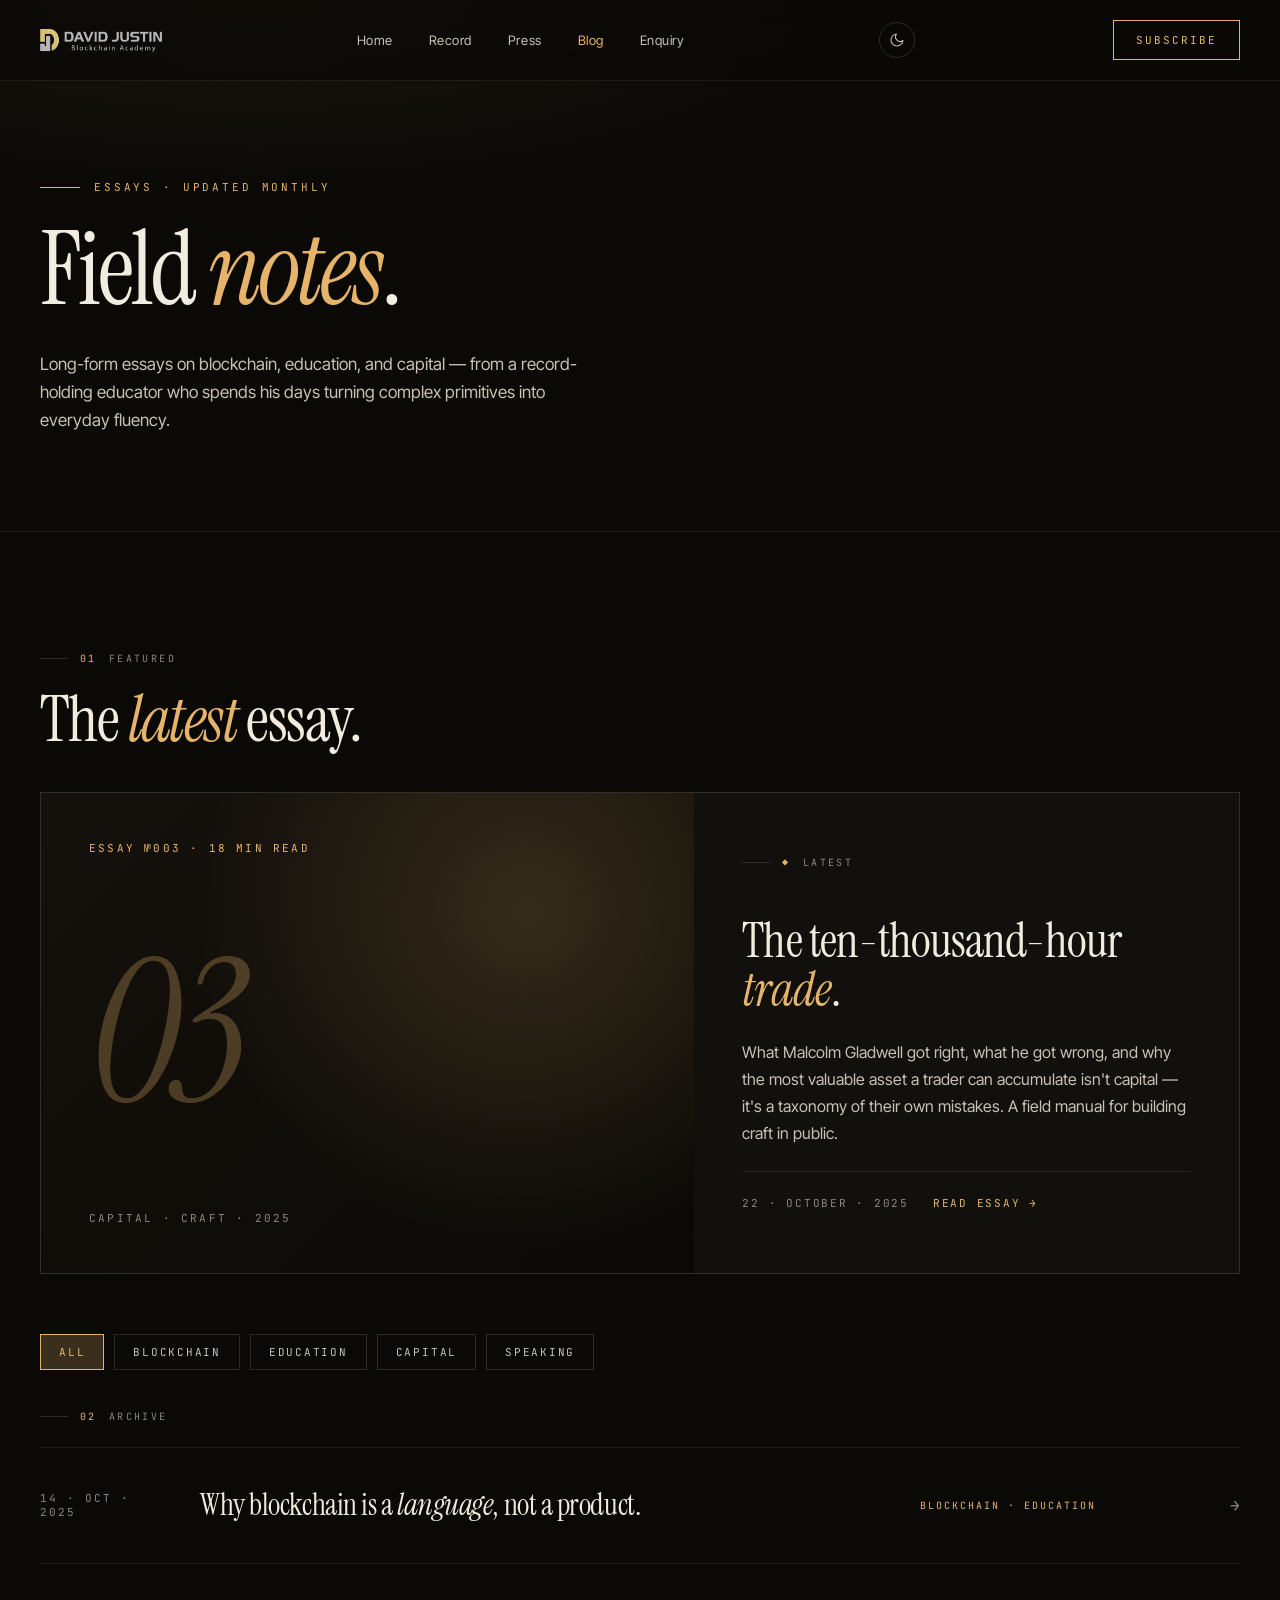
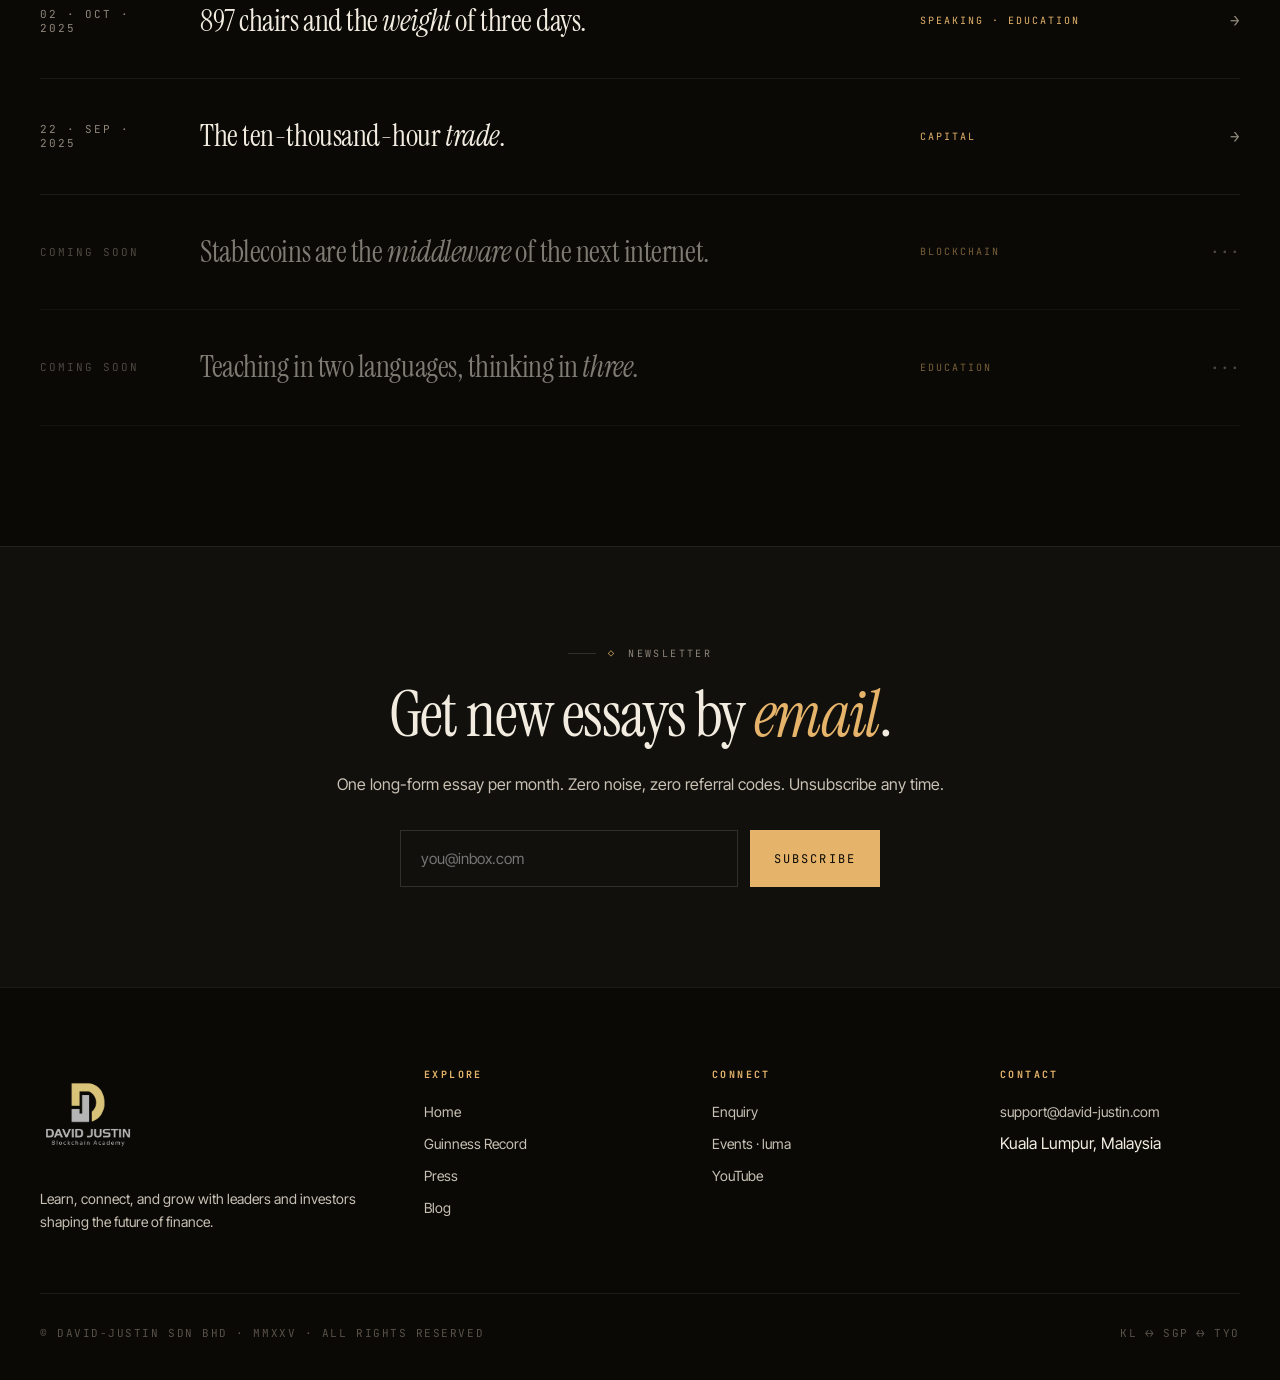
<file: blog.html>
<!DOCTYPE html>
<html lang="en" data-mode="dark">
<head>
<meta charset="utf-8">
<meta name="viewport" content="width=device-width, initial-scale=1">
<title>Blog · David Justin — Essays on Blockchain, Education &amp; Capital</title>
<meta name="description" content="Essays by David Justin on blockchain fundamentals, financial literacy, public speaking, and the future of education in Southeast Asia.">
<meta name="keywords" content="David Justin blog, blockchain essays, crypto education, Web3 Malaysia, financial literacy">
<link rel="canonical" href="https://david-justin.com/blog.html">

<meta property="og:type" content="website">
<meta property="og:title" content="Blog · David Justin">
<meta property="og:description" content="Essays on blockchain, education, and capital — from a Guinness World Record-holding educator.">
<meta property="og:image" content="https://david-justin.com/images/dj-logo.png">
<meta property="og:url" content="https://david-justin.com/blog.html">
<meta name="twitter:card" content="summary_large_image">
<meta name="twitter:title" content="Blog · David Justin">
<meta name="twitter:description" content="Essays on blockchain, education, and capital — from a Guinness World Record-holding educator.">
<meta name="twitter:image" content="https://david-justin.com/images/dj-logo.png">
<link rel="icon" type="image/png" href="/favicon.png">

<script type="application/ld+json">
{"@context":"https://schema.org","@type":"Blog","name":"David Justin — Blog","url":"https://david-justin.com/blog.html","author":{"@type":"Person","name":"David Justin"}}
</script>

<link rel="preconnect" href="https://fonts.googleapis.com">
<link rel="preconnect" href="https://fonts.gstatic.com" crossorigin>
<link href="https://fonts.googleapis.com/css2?family=Instrument+Serif:ital@0;1&family=Inter+Tight:wght@300;400;500&family=JetBrains+Mono:wght@400;500&display=swap" rel="stylesheet">
<link rel="stylesheet" href="assets/shell.css?v=5">
<script src="assets/theme.js?v=5"></script>
<style>
  .featured-post {
    display:grid; grid-template-columns:1.2fr 1fr; gap:0;
    border:1px solid var(--line-strong); background:var(--surface-1); overflow:hidden;
  }
  @media (max-width:900px) { .featured-post { grid-template-columns:1fr; } }
  .fp-cover {
    min-height:480px; padding:48px; position:relative;
    display:flex; flex-direction:column; justify-content:space-between;
  }
  [data-mode="dark"] .fp-cover {
    background:
      radial-gradient(circle at 75% 25%, rgba(229,180,106,0.18), transparent 55%),
      linear-gradient(135deg, #15110c 0%, #0A0906 100%);
  }
  [data-mode="light"] .fp-cover {
    background:
      radial-gradient(circle at 75% 25%, rgba(229,180,106,0.22), transparent 55%),
      linear-gradient(135deg, #EDE6D6 0%, #E2D9C4 100%);
  }
  .fp-num { font-family:var(--serif); font-style:italic; font-size:200px; line-height:0.8; color:var(--accent); opacity:0.28; margin:0; letter-spacing:-0.04em; }
  .fp-meta { font-family:var(--mono); font-size:11px; letter-spacing:0.2em; color:var(--accent); text-transform:uppercase; }
  .fp-body { padding:48px; display:flex; flex-direction:column; justify-content:center; gap:24px; }
  .fp-body h2 { font-family:var(--serif); font-weight:400; font-size:48px; line-height:1.02; letter-spacing:-0.02em; margin:0; }
  .fp-body h2 em { color:var(--accent); font-style:italic; }
  .fp-body p { font-family:var(--sans); font-size:16px; line-height:1.7; color:var(--ink-80); margin:0; }

  .post-list { display:grid; grid-template-columns:1fr; gap:0; border-top:1px solid var(--line); }
  .post-row {
    display:grid; grid-template-columns:120px 1fr 200px 80px; gap:40px; align-items:center;
    padding:40px 0; border-bottom:1px solid var(--line);
    transition:padding .3s;
    text-decoration:none; color:inherit;
  }
  .post-row:hover { padding-left:20px; }
  .post-row:hover .post-title { color:var(--accent); }
  .post-date { font-family:var(--mono); font-size:11px; letter-spacing:0.18em; color:var(--ink-60); text-transform:uppercase; }
  .post-title { font-family:var(--serif); font-weight:400; font-size:30px; line-height:1.15; letter-spacing:-0.015em; color:var(--ink); margin:0; transition:color .2s; }
  .post-title em { font-style:italic; }
  .post-tag { font-family:var(--mono); font-size:10px; letter-spacing:0.2em; color:var(--accent); text-transform:uppercase; }
  .post-arrow { font-family:var(--mono); font-size:16px; color:var(--ink-60); text-align:right; transition:color .2s; }
  .post-row:hover .post-arrow { color:var(--accent); }
  @media (max-width:900px) {
    .post-row { grid-template-columns:1fr; gap:12px; padding:32px 0; }
    .post-title { font-size:24px; }
    .post-arrow { display:none; }
  }

  .tag-filter { display:flex; gap:10px; flex-wrap:wrap; margin:40px 0 20px; }
  .tag-pill {
    padding:10px 18px; border:1px solid var(--line-strong); background:transparent;
    color:var(--ink-80); font-family:var(--mono); font-size:11px; letter-spacing:0.16em;
    text-transform:uppercase; cursor:pointer; transition:border-color .2s, color .2s, background .2s;
  }
  .tag-pill:hover, .tag-pill.active { border-color:var(--accent); color:var(--accent); }
  .tag-pill.active { background:var(--accent-soft); }
</style>
</head>
<body>

<nav class="nav">
  <a href="index.html" class="nav-logo"><img src="images/dj-logo-horizontal.png?v=3" alt="David Justin"></a>
  <div class="nav-links">
    <a href="index.html">Home</a>
    <a href="guinness-world-record.html">Record</a>
    <a href="press.html">Press</a>
    <a href="blog.html" class="active">Blog</a>
    <a href="enquiry.html">Enquiry</a>
  </div>
  <a href="enquiry.html" class="nav-cta">Subscribe</a>
</nav>

<header class="page-hero">
  <div class="page-hero-inner">
    <div class="eyebrow reveal">Essays · Updated monthly</div>
    <h1 class="page-title reveal">Field <em>notes</em>.</h1>
    <p class="page-lede reveal">
      Long-form essays on blockchain, education, and capital — from a record-holding educator
      who spends his days turning complex primitives into everyday fluency.
    </p>
  </div>
</header>

<section class="section">
  <div class="section-inner">
    <div class="section-label reveal"><span>01</span> Featured</div>
    <h2 class="section-heading reveal" style="margin-bottom:40px;">The <em>latest</em> essay.</h2>

    <a href="blog/the-ten-thousand-hour-trade.html" class="featured-post reveal" style="text-decoration:none;color:inherit;display:grid;">
      <div class="fp-cover">
        <div>
          <div class="fp-meta">Essay №003 · 18 min read</div>
        </div>
        <p class="fp-num">03</p>
        <div class="fp-meta" style="color:var(--ink-60);">Capital · Craft · 2025</div>
      </div>
      <div class="fp-body">
        <div class="section-label"><span>◆</span> Latest</div>
        <h2>The ten-thousand-hour <em>trade</em>.</h2>
        <p>
          What Malcolm Gladwell got right, what he got wrong, and why the most valuable
          asset a trader can accumulate isn't capital — it's a taxonomy of their own
          mistakes. A field manual for building craft in public.
        </p>
        <div style="display:flex;gap:24px;font-family:var(--mono);font-size:11px;letter-spacing:0.16em;color:var(--ink-60);text-transform:uppercase;padding-top:24px;border-top:1px solid var(--line);">
          <span>22 · October · 2025</span>
          <span style="color:var(--accent);">Read essay →</span>
        </div>
      </div>
    </a>

    <div class="tag-filter reveal" id="tags" style="margin-top:60px;">
      <button class="tag-pill active" data-tag="all">All</button>
      <button class="tag-pill" data-tag="blockchain">Blockchain</button>
      <button class="tag-pill" data-tag="education">Education</button>
      <button class="tag-pill" data-tag="capital">Capital</button>
      <button class="tag-pill" data-tag="speaking">Speaking</button>
    </div>

    <div class="section-label reveal" style="margin-top:40px;"><span>02</span> Archive</div>

    <div class="post-list reveal" id="posts">

      <a href="blog/why-blockchain-is-a-language.html" class="post-row" data-tag="blockchain education">
        <div class="post-date">14 · Oct · 2025</div>
        <div>
          <h3 class="post-title">Why blockchain is a <em>language</em>, not a product.</h3>
        </div>
        <div class="post-tag">Blockchain · Education</div>
        <div class="post-arrow">→</div>
      </a>

      <a href="blog/897-chairs.html" class="post-row" data-tag="speaking education">
        <div class="post-date">02 · Oct · 2025</div>
        <div>
          <h3 class="post-title">897 chairs and the <em>weight</em> of three days.</h3>
        </div>
        <div class="post-tag">Speaking · Education</div>
        <div class="post-arrow">→</div>
      </a>

      <a href="blog/the-ten-thousand-hour-trade.html" class="post-row" data-tag="capital">
        <div class="post-date">22 · Sep · 2025</div>
        <div>
          <h3 class="post-title">The ten-thousand-hour <em>trade</em>.</h3>
        </div>
        <div class="post-tag">Capital</div>
        <div class="post-arrow">→</div>
      </a>

      <a href="#" class="post-row" style="opacity:0.5;cursor:default;pointer-events:none;" data-tag="blockchain">
        <div class="post-date">Coming soon</div>
        <div><h3 class="post-title">Stablecoins are the <em>middleware</em> of the next internet.</h3></div>
        <div class="post-tag">Blockchain</div>
        <div class="post-arrow">···</div>
      </a>

      <a href="#" class="post-row" style="opacity:0.5;cursor:default;pointer-events:none;" data-tag="education">
        <div class="post-date">Coming soon</div>
        <div><h3 class="post-title">Teaching in two languages, thinking in <em>three</em>.</h3></div>
        <div class="post-tag">Education</div>
        <div class="post-arrow">···</div>
      </a>

    </div>
  </div>
</section>

<section class="section" style="background:var(--surface-1);border-top:1px solid var(--line);text-align:center;padding:100px 40px;">
  <div class="section-inner" style="max-width:640px;">
    <div class="section-label reveal" style="justify-content:center;"><span>◇</span> Newsletter</div>
    <h2 class="section-heading reveal" style="margin:12px 0 24px;">Get new essays by <em>email</em>.</h2>
    <p class="body-copy reveal" style="margin:0 auto 32px;">
      One long-form essay per month. Zero noise, zero referral codes. Unsubscribe any time.
    </p>
    <form class="reveal" action="mailto:support@david-justin.com" method="post" style="display:flex;gap:12px;max-width:480px;margin:0 auto;flex-wrap:wrap;">
      <input type="email" name="email" required placeholder="you@inbox.com" style="flex:1;min-width:200px;background:transparent;border:1px solid var(--line-strong);padding:18px 20px;color:var(--ink);font-family:var(--sans);font-size:15px;outline:none;">
      <button type="submit" class="btn-primary" style="padding:18px 24px;">Subscribe</button>
    </form>
  </div>
</section>

<footer class="footer">
  <div class="footer-inner">
    <div class="footer-grid">
      <div class="footer-brand">
        <img src="images/dj-logo.png?v=3" alt="David Justin">
        <p>Learn, connect, and grow with leaders and investors shaping the future of finance.</p>
      </div>
      <div class="footer-col"><h4>Explore</h4><ul>
        <li><a href="index.html">Home</a></li>
        <li><a href="guinness-world-record.html">Guinness Record</a></li>
        <li><a href="press.html">Press</a></li>
        <li><a href="blog.html">Blog</a></li>
      </ul></div>
      <div class="footer-col"><h4>Connect</h4><ul>
        <li><a href="enquiry.html">Enquiry</a></li>
        <li><a href="https://luma.com/davidjustin" target="_blank" rel="noreferrer">Events · luma</a></li>
        <li><a href="https://www.youtube.com/@DavidJustinOfficial" target="_blank" rel="noreferrer">YouTube</a></li>
      </ul></div>
      <div class="footer-col"><h4>Contact</h4><ul>
        <li><a href="mailto:support@david-justin.com">support@david-justin.com</a></li>
        <li>Kuala Lumpur, Malaysia</li>
      </ul></div>
    </div>
    <div class="footer-bottom">
      <div>© DAVID-JUSTIN SDN BHD · MMXXV · ALL RIGHTS RESERVED</div>
      <div>KL ↔ SGP ↔ TYO</div>
    </div>
  </div>
</footer>

<script src="assets/shell.js?v=5"></script>
<script>
// Tag filtering
(function(){
  const pills = document.querySelectorAll('.tag-pill');
  const rows = document.querySelectorAll('#posts .post-row');
  pills.forEach(p => p.addEventListener('click', () => {
    pills.forEach(x => x.classList.remove('active'));
    p.classList.add('active');
    const tag = p.dataset.tag;
    rows.forEach(r => {
      const rt = (r.dataset.tag||'').toLowerCase();
      r.style.display = (tag==='all' || rt.includes(tag)) ? '' : 'none';
    });
  }));
})();
</script>
</body>
</html>
</file>
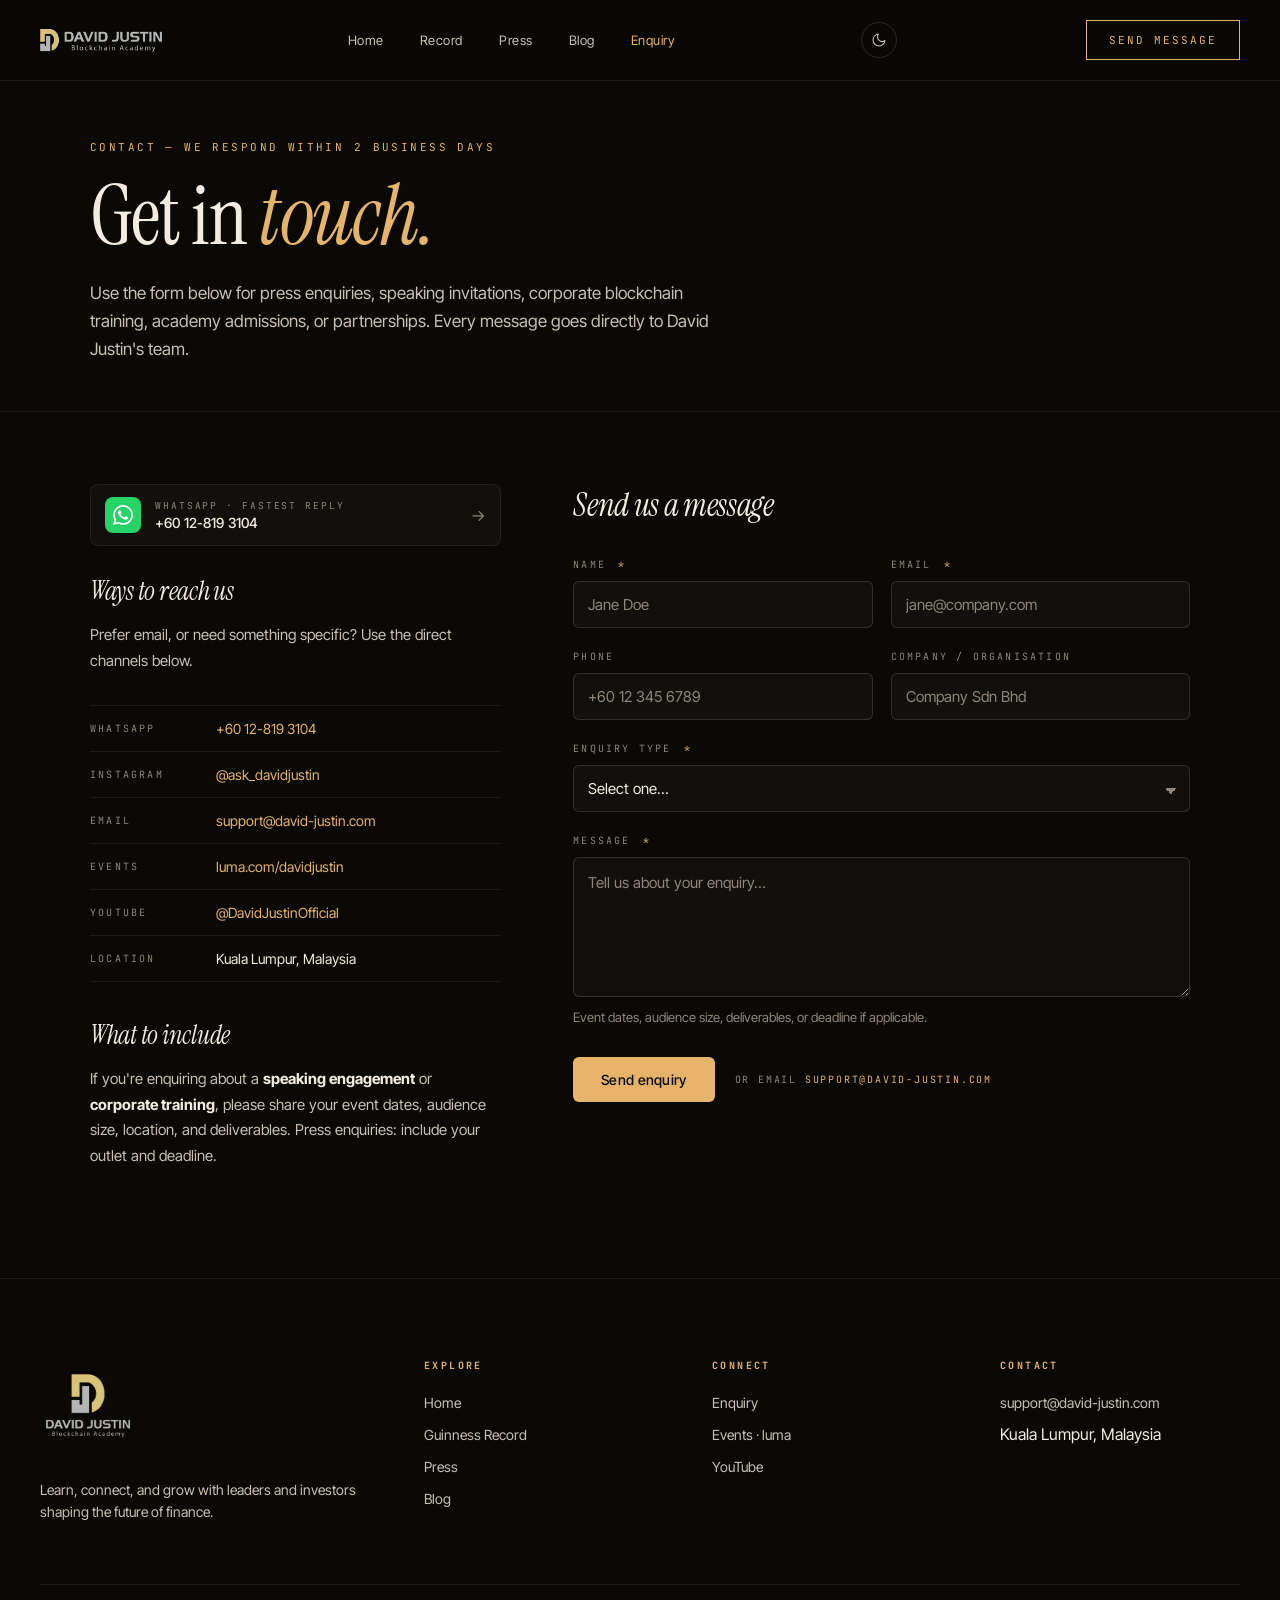
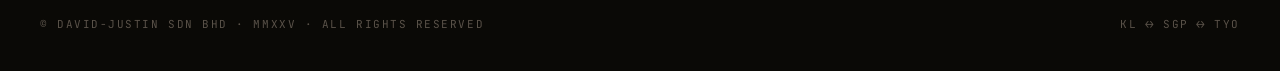
<file: enquiry.html>
<!DOCTYPE html>
<html lang="en" data-mode="dark">
<head>
<meta charset="utf-8">
<meta name="viewport" content="width=device-width, initial-scale=1">
<title>Enquiry · David Justin — Press, Speaking, Corporate Training</title>
<meta name="description" content="Contact David Justin for press, speaking engagements, corporate blockchain training, and partnership opportunities. Response within two business days.">
<meta name="keywords" content="David Justin contact, blockchain speaker Malaysia, crypto educator enquiry, corporate training, press contact">
<meta name="robots" content="index,follow">
<link rel="canonical" href="https://david-justin.com/enquiry.html">

<!-- Open Graph -->
<meta property="og:type" content="website">
<meta property="og:title" content="Enquiry · David Justin">
<meta property="og:description" content="Press, speaking, and corporate training enquiries for David Justin — Guinness World Record-holding blockchain educator.">
<meta property="og:image" content="https://david-justin.com/images/dj-logo.png">
<meta property="og:url" content="https://david-justin.com/enquiry.html">

<!-- Twitter -->
<meta name="twitter:card" content="summary_large_image">
<meta name="twitter:title" content="Enquiry · David Justin">
<meta name="twitter:description" content="Press, speaking, and corporate training enquiries.">
<link rel="icon" type="image/png" href="/favicon.png">

<!-- JSON-LD -->
<script type="application/ld+json">
{
  "@context": "https://schema.org",
  "@type": "ContactPage",
  "name": "David Justin — Enquiry",
  "url": "https://david-justin.com/enquiry.html",
  "mainEntity": {
    "@type": "Organization",
    "name": "David Justin Blockchain Academy",
    "email": "support@david-justin.com",
    "url": "https://david-justin.com",
    "founder": { "@type": "Person", "name": "David Justin" },
    "sameAs": ["https://www.youtube.com/@DavidJustinOfficial", "https://luma.com/davidjustin"]
  }
}
</script>

<link rel="preconnect" href="https://fonts.googleapis.com">
<link rel="preconnect" href="https://fonts.gstatic.com" crossorigin>
<link href="https://fonts.googleapis.com/css2?family=Instrument+Serif:ital@0;1&family=Inter+Tight:wght@300;400;500&family=JetBrains+Mono:wght@400;500&display=swap" rel="stylesheet">
<link rel="stylesheet" href="assets/shell.css?v=5">
<script src="assets/theme.js?v=5"></script>
<style>
  /* Enquiry — uses site type system: Instrument Serif display, Inter Tight body, JetBrains Mono labels */
  .enq-hero { padding:140px 40px 48px; background:var(--bg); border-bottom:1px solid var(--line); }
  .enq-hero-inner { max-width:1100px; margin:0 auto; }
  .enq-kicker {
    font-family:var(--mono); font-size:11px; letter-spacing:0.22em;
    text-transform:uppercase; color:var(--accent); margin-bottom:20px;
  }
  .enq-hero h1 {
    font-family:var(--serif); font-weight:400;
    font-size:clamp(48px, 6.5vw, 84px); line-height:1.02;
    color:var(--ink); margin:0 0 20px; letter-spacing:-0.02em;
  }
  .enq-hero h1 em { font-style:italic; color:var(--accent); font-weight:400; }
  .enq-hero p {
    font-family:var(--sans); font-size:17px; line-height:1.65;
    color:var(--ink-80); max-width:640px; margin:0;
  }

  .enq-wrap { padding:72px 40px 110px; }
  .enq-layout { max-width:1100px; margin:0 auto; display:grid; grid-template-columns:1fr 1.5fr; gap:72px; align-items:start; }

  /* Aside */
  .enq-aside { font-family:var(--sans); }
  .enq-aside h3 {
    font-family:var(--serif); font-weight:400; font-style:italic;
    font-size:26px; color:var(--ink); margin:0 0 14px; letter-spacing:-0.01em;
  }
  .enq-aside p { color:var(--ink-80); font-size:15px; line-height:1.7; margin:0 0 32px; }
  .enq-aside ul { list-style:none; padding:0; margin:0 0 36px; }
  .enq-aside li {
    padding:14px 0; border-bottom:1px solid var(--line);
    display:grid; grid-template-columns:110px 1fr; gap:16px; align-items:center;
    font-family:var(--sans); font-size:14px; color:var(--ink);
  }
  .enq-aside li:first-child { border-top:1px solid var(--line); }
  .enq-aside li .k {
    font-family:var(--mono); font-size:10px; letter-spacing:0.22em;
    text-transform:uppercase; color:var(--ink-60);
  }
  .enq-aside li a { color:var(--accent); text-decoration:none; }
  .enq-aside li a:hover { text-decoration:underline; }

  /* Form */
  .enq-form { font-family:var(--sans); }
  .enq-form h2 {
    font-family:var(--serif); font-weight:400; font-style:italic;
    font-size:32px; color:var(--ink); margin:0 0 32px; letter-spacing:-0.01em;
  }
  .form-row { margin-bottom:22px; }
  .form-row.two { display:grid; grid-template-columns:1fr 1fr; gap:18px; }
  .form-row label {
    display:block; font-family:var(--mono); font-size:10px;
    letter-spacing:0.22em; text-transform:uppercase;
    color:var(--ink-60); margin-bottom:10px;
  }
  .form-row label .req { color:var(--accent); margin-left:4px; }
  .form-row input, .form-row select, .form-row textarea {
    width:100%; background:var(--surface-1); color:var(--ink);
    border:1px solid var(--line-strong); border-radius:6px;
    padding:13px 14px; font-family:var(--sans); font-size:15px;
    outline:none; transition:border-color .15s, background .15s;
  }
  .form-row input::placeholder, .form-row textarea::placeholder {
    color:var(--ink-60); font-family:var(--sans);
  }
  .form-row input:focus, .form-row select:focus, .form-row textarea:focus {
    border-color:var(--accent); background:var(--surface-2);
  }
  .form-row textarea { min-height:140px; resize:vertical; line-height:1.55; }
  .form-row select {
    appearance:none;
    background-image:linear-gradient(45deg,transparent 50%,var(--ink-60) 50%),linear-gradient(-45deg,transparent 50%,var(--ink-60) 50%);
    background-position:calc(100% - 18px) 22px, calc(100% - 12px) 22px;
    background-size:6px 6px; background-repeat:no-repeat;
    padding-right:40px;
  }
  .form-row select option { background:var(--surface-1); color:var(--ink); }
  .form-help {
    font-family:var(--sans); font-size:13px; color:var(--ink-60); margin-top:8px;
  }

  .form-submit {
    background:var(--accent); color:var(--bg);
    border:none; padding:14px 28px; border-radius:6px;
    font-family:var(--sans); font-size:14px; font-weight:500;
    letter-spacing:0.02em;
    cursor:pointer; transition:background .15s, transform .1s;
  }
  .form-submit:hover { background:#F2C380; }
  .form-submit:active { transform:translateY(1px); }
  .form-whatsapp {
    display:inline-flex; align-items:center; gap:8px;
    background:#25D366; color:#fff; text-decoration:none;
    border:none; padding:13px 22px; border-radius:6px;
    font-family:var(--sans); font-size:14px; font-weight:500;
    letter-spacing:0.02em;
    transition:background .15s, transform .1s;
  }
  .form-whatsapp:hover { background:#1FB757; }
  .form-whatsapp:active { transform:translateY(1px); }
  .form-whatsapp svg { flex-shrink:0; }

  /* WhatsApp support card — compact single-row */
  .wa-card {
    display:flex; align-items:center; gap:14px;
    background:var(--surface-1); border:1px solid var(--line);
    border-radius:8px; padding:12px 14px; margin-bottom:28px;
    text-decoration:none; color:inherit;
    transition:border-color .15s, background .15s;
  }
  .wa-card:hover { border-color:var(--accent); background:var(--surface-2); }
  .wa-icon {
    width:36px; height:36px; border-radius:8px;
    background:#25D366; color:#fff;
    display:flex; align-items:center; justify-content:center;
    flex-shrink:0;
  }
  .wa-icon svg { width:20px; height:20px; }
  .wa-meta { flex:1; min-width:0; }
  .wa-label {
    font-family:var(--mono); font-size:9.5px; letter-spacing:0.2em;
    text-transform:uppercase; color:var(--ink-60); margin-bottom:2px;
  }
  .wa-number {
    font-family:var(--sans); font-size:14px; font-weight:500;
    color:var(--ink); letter-spacing:0.01em;
  }
  .wa-arrow {
    font-family:var(--sans); font-size:16px; color:var(--ink-60);
    flex-shrink:0; transition:color .15s, transform .15s;
  }
  .wa-card:hover .wa-arrow { color:var(--accent); transform:translateX(2px); }
  .form-actions { display:flex; align-items:center; gap:20px; margin-top:32px; flex-wrap:wrap; }
  .form-note {
    font-family:var(--mono); font-size:10px; letter-spacing:0.18em;
    text-transform:uppercase; color:var(--ink-60);
  }
  .form-note a { color:var(--accent); text-decoration:none; }
  .form-note a:hover { text-decoration:underline; }

  @media (max-width:900px) {
    .enq-hero { padding:110px 20px 36px; }
    .enq-wrap { padding:48px 20px 80px; }
    .enq-layout { grid-template-columns:1fr; gap:48px; }
    .form-row.two { grid-template-columns:1fr; }
  }
</style>
</head>
<body>

<!-- NAV -->
<nav class="nav">
  <a href="index.html" class="nav-logo"><img src="images/dj-logo-horizontal.png?v=3" alt="David Justin"></a>
  <div class="nav-links">
    <a href="index.html">Home</a>
    <a href="guinness-world-record.html">Record</a>
    <a href="press.html">Press</a>
    <a href="blog.html">Blog</a>
    <a href="enquiry.html" class="active">Enquiry</a>
  </div>
  <a href="#form" class="nav-cta">Send Message</a>
</nav>

<!-- HERO -->
<header class="enq-hero">
  <div class="enq-hero-inner">
    <div class="enq-kicker">Contact — we respond within 2 business days</div>
    <h1>Get in <em>touch.</em></h1>
    <p>
      Use the form below for press enquiries, speaking invitations, corporate blockchain training,
      academy admissions, or partnerships. Every message goes directly to David Justin's team.
    </p>
  </div>
</header>

<!-- BODY -->
<section class="enq-wrap" id="form">
  <div class="enq-layout">

    <!-- ASIDE -->
    <aside class="enq-aside">

      <!-- WhatsApp quick-support block -->
      <a href="https://wa.me/60128193104?text=Hi%20David%20Justin%20team%2C" target="_blank" rel="noreferrer" class="wa-card">
        <div class="wa-icon" aria-hidden="true">
          <svg viewBox="0 0 24 24" fill="currentColor"><path d="M17.472 14.382c-.297-.149-1.758-.867-2.03-.967-.273-.099-.471-.148-.67.15-.197.297-.767.966-.94 1.164-.173.199-.347.223-.644.075-.297-.15-1.255-.463-2.39-1.475-.883-.788-1.48-1.761-1.653-2.059-.173-.297-.018-.458.13-.606.134-.133.298-.347.446-.52.149-.174.198-.298.298-.497.099-.198.05-.371-.025-.52-.075-.149-.669-1.612-.916-2.207-.242-.579-.487-.5-.669-.51-.173-.008-.371-.01-.57-.01-.198 0-.52.074-.792.372-.272.297-1.04 1.016-1.04 2.479 0 1.462 1.065 2.875 1.213 3.074.149.198 2.096 3.2 5.077 4.487.709.306 1.262.489 1.694.625.712.227 1.36.195 1.871.118.571-.085 1.758-.719 2.006-1.413.248-.694.248-1.289.173-1.413-.074-.124-.272-.198-.57-.347m-5.421 7.403h-.004a9.87 9.87 0 01-5.031-1.378l-.361-.214-3.741.982.998-3.648-.235-.374a9.86 9.86 0 01-1.51-5.26c.001-5.45 4.436-9.884 9.888-9.884 2.64 0 5.122 1.03 6.988 2.898a9.825 9.825 0 012.893 6.994c-.003 5.45-4.437 9.884-9.885 9.884m8.413-18.297A11.815 11.815 0 0012.05 0C5.495 0 .16 5.335.157 11.892c0 2.096.547 4.142 1.588 5.945L.057 24l6.304-1.654a11.882 11.882 0 005.683 1.448h.005c6.554 0 11.89-5.335 11.893-11.893a11.821 11.821 0 00-3.48-8.413Z"/></svg>
        </div>
        <div class="wa-meta">
          <div class="wa-label">WhatsApp &middot; Fastest reply</div>
          <div class="wa-number">+60 12-819 3104</div>
        </div>
        <span class="wa-arrow" aria-hidden="true">→</span>
      </a>

      <h3>Ways to reach us</h3>
      <p>Prefer email, or need something specific? Use the direct channels below.</p>

      <ul>
        <li><span class="k">WhatsApp</span><a href="https://wa.me/60128193104" target="_blank" rel="noreferrer">+60 12-819 3104</a></li>
        <li><span class="k">Instagram</span><a href="https://instagram.com/ask_davidjustin" target="_blank" rel="noreferrer">@ask_davidjustin</a></li>
        <li><span class="k">Email</span><a href="mailto:support@david-justin.com">support@david-justin.com</a></li>
        <li><span class="k">Events</span><a href="https://luma.com/davidjustin" target="_blank" rel="noreferrer">luma.com/davidjustin</a></li>
        <li><span class="k">YouTube</span><a href="https://www.youtube.com/@DavidJustinOfficial" target="_blank" rel="noreferrer">@DavidJustinOfficial</a></li>
        <li><span class="k">Location</span>Kuala Lumpur, Malaysia</li>
      </ul>

      <h3>What to include</h3>
      <p style="margin-bottom:0;">
        If you're enquiring about a <strong style="color:var(--ink);">speaking engagement</strong> or <strong style="color:var(--ink);">corporate training</strong>,
        please share your event dates, audience size, location, and deliverables. Press enquiries:
        include your outlet and deadline.
      </p>
    </aside>

    <!-- FORM -->
    <form class="enq-form" action="mailto:support@david-justin.com" method="post" enctype="text/plain">
      <h2>Send us a message</h2>

      <div class="form-row two">
        <div>
          <label for="name">Name <span class="req">*</span></label>
          <input type="text" id="name" name="name" required autocomplete="name" placeholder="Jane Doe">
        </div>
        <div>
          <label for="email">Email <span class="req">*</span></label>
          <input type="email" id="email" name="email" required autocomplete="email" placeholder="jane@company.com">
        </div>
      </div>

      <div class="form-row two">
        <div>
          <label for="phone">Phone</label>
          <input type="tel" id="phone" name="phone" autocomplete="tel" placeholder="+60 12 345 6789">
        </div>
        <div>
          <label for="company">Company / Organisation</label>
          <input type="text" id="company" name="company" autocomplete="organization" placeholder="Company Sdn Bhd">
        </div>
      </div>

      <div class="form-row">
        <label for="type">Enquiry type <span class="req">*</span></label>
        <select id="type" name="enquiry_type" required>
          <option value="">Select one…</option>
          <option value="press">Press / Media</option>
          <option value="speaking">Speaking engagement</option>
          <option value="training">Corporate training</option>
          <option value="academy">Academy admissions</option>
          <option value="partnership">Partnership / sponsorship</option>
          <option value="general">General enquiry</option>
        </select>
      </div>

      <div class="form-row">
        <label for="message">Message <span class="req">*</span></label>
        <textarea id="message" name="message" required placeholder="Tell us about your enquiry…"></textarea>
        <div class="form-help">Event dates, audience size, deliverables, or deadline if applicable.</div>
      </div>

      <div class="form-actions">
        <button type="submit" class="form-submit">Send enquiry</button>
        <div class="form-note">Or email <a href="mailto:support@david-justin.com">support@david-justin.com</a></div>
      </div>
    </form>

  </div>
</section>

<!-- FOOTER -->
<footer class="footer">
  <div class="footer-inner">
    <div class="footer-grid">
      <div class="footer-brand">
        <img src="images/dj-logo.png?v=3" alt="David Justin">
        <p>Learn, connect, and grow with leaders and investors shaping the future of finance.</p>
      </div>
      <div class="footer-col">
        <h4>Explore</h4>
        <ul>
          <li><a href="index.html">Home</a></li>
          <li><a href="guinness-world-record.html">Guinness Record</a></li>
          <li><a href="press.html">Press</a></li>
          <li><a href="blog.html">Blog</a></li>
        </ul>
      </div>
      <div class="footer-col">
        <h4>Connect</h4>
        <ul>
          <li><a href="enquiry.html">Enquiry</a></li>
          <li><a href="https://luma.com/davidjustin" target="_blank" rel="noreferrer">Events · luma</a></li>
          <li><a href="https://www.youtube.com/@DavidJustinOfficial" target="_blank" rel="noreferrer">YouTube</a></li>
        </ul>
      </div>
      <div class="footer-col">
        <h4>Contact</h4>
        <ul>
          <li><a href="mailto:support@david-justin.com">support@david-justin.com</a></li>
          <li>Kuala Lumpur, Malaysia</li>
        </ul>
      </div>
    </div>
    <div class="footer-bottom">
      <div>© DAVID-JUSTIN SDN BHD · MMXXV · ALL RIGHTS RESERVED</div>
      <div>KL ↔ SGP ↔ TYO</div>
    </div>
  </div>
</footer>

<script src="assets/shell.js?v=5"></script>
</body>
</html>
</file>
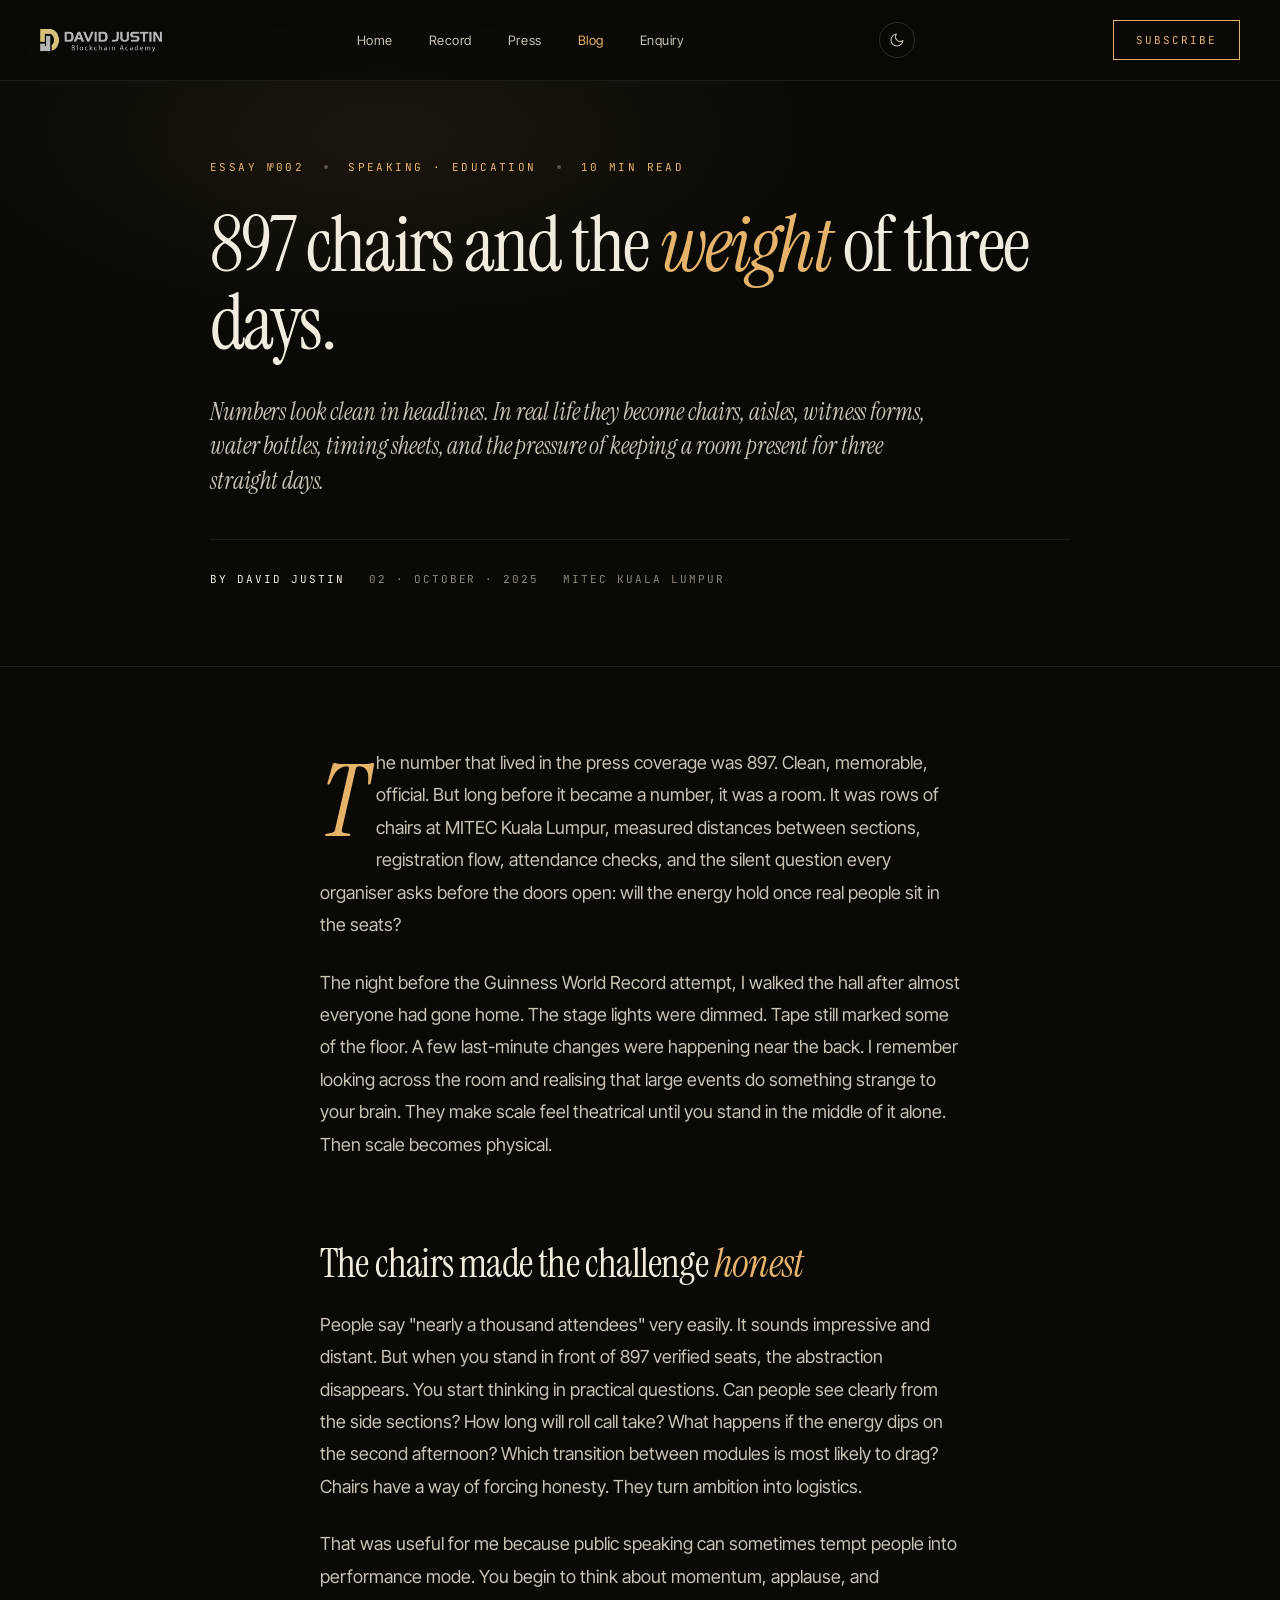
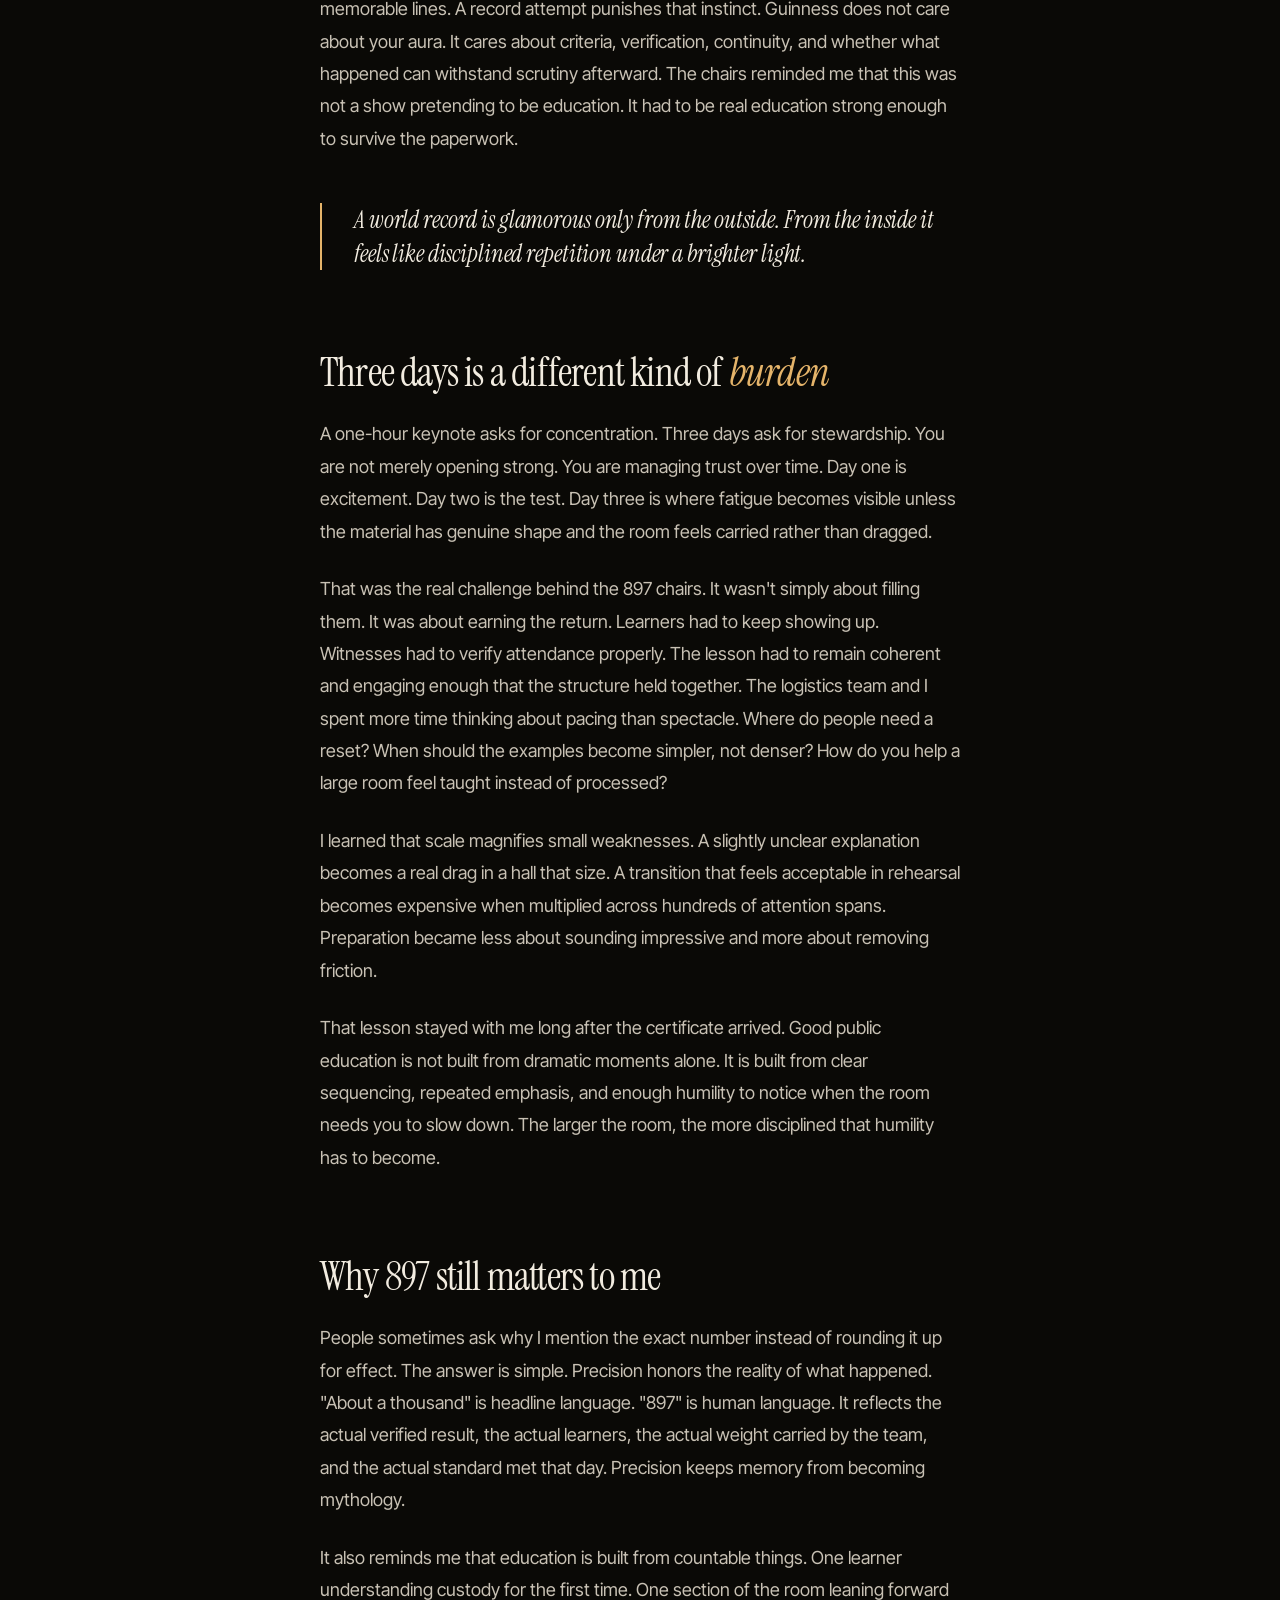
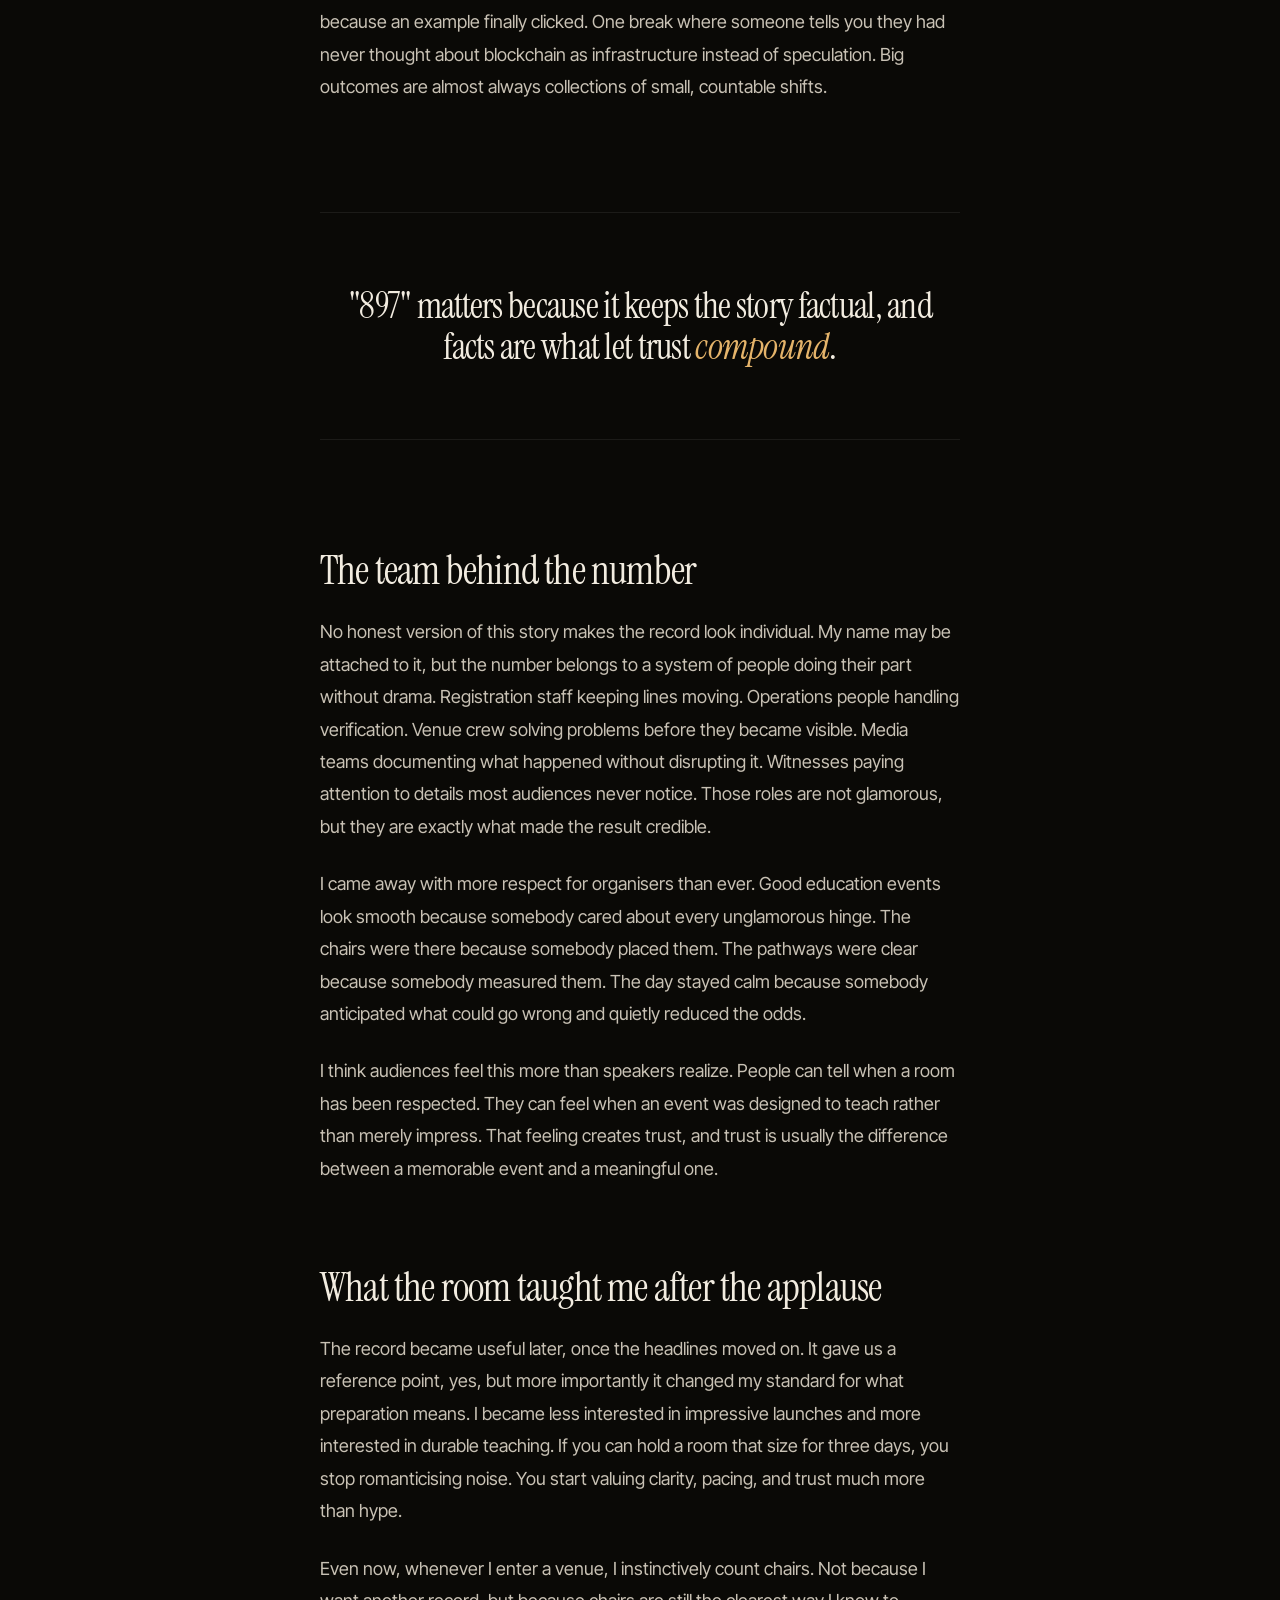
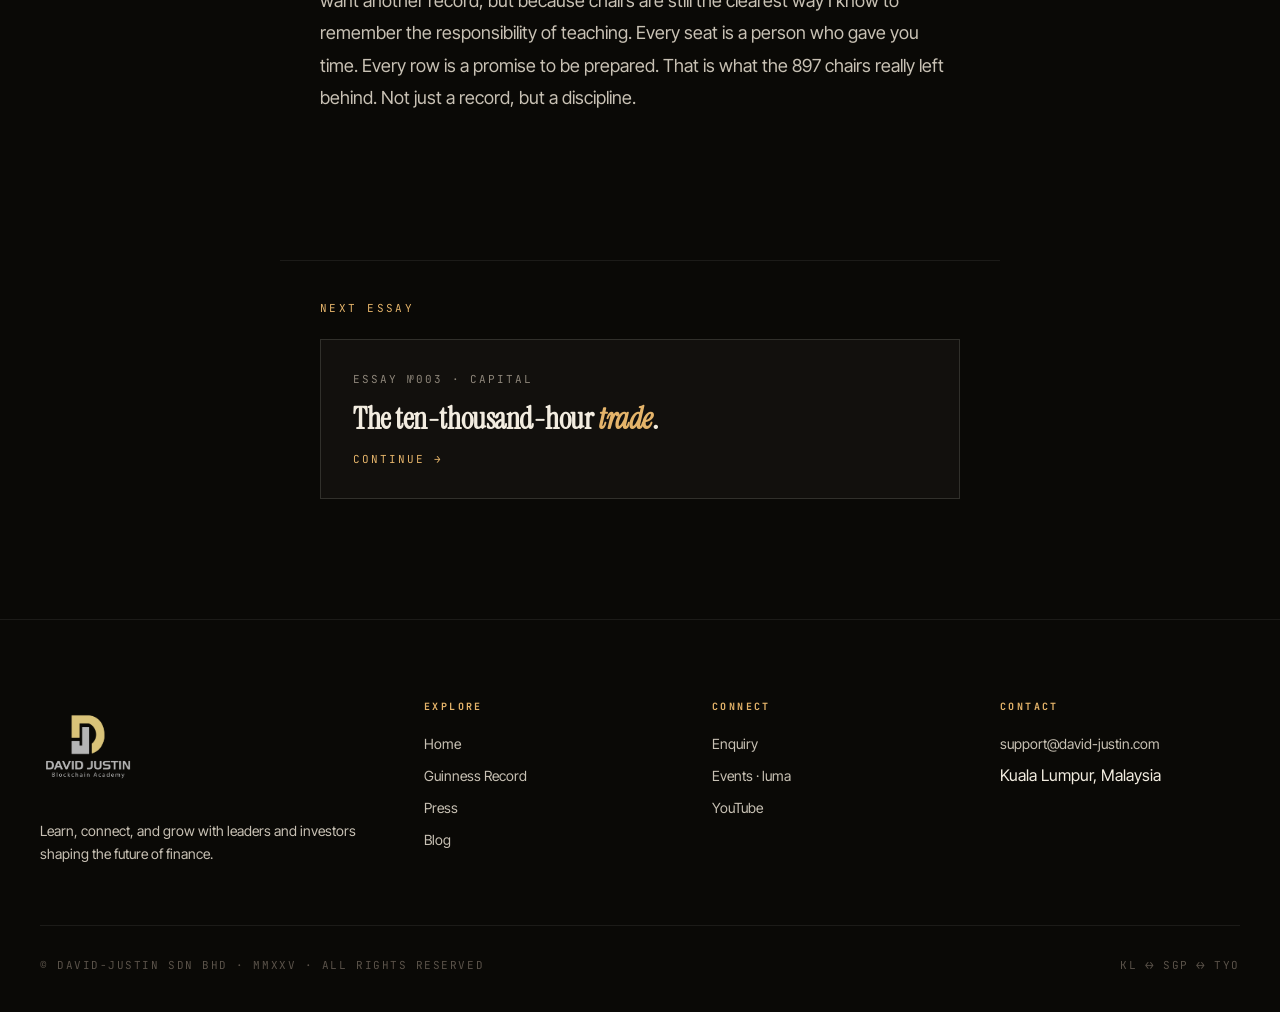
<file: blog/897-chairs.html>
<!DOCTYPE html>
<html lang="en" data-mode="dark">
<head>
<meta charset="utf-8">
<meta name="viewport" content="width=device-width, initial-scale=1">
<title>897 chairs and the weight of three days · David Justin</title>
<meta name="description" content="David Justin tells the story behind the 897 chairs at MITEC Kuala Lumpur and what the Guinness World Record blockchain lesson taught him about preparation, presence, and public education.">
<meta name="keywords" content="897 chairs, Guinness World Record blockchain lesson, MITEC Kuala Lumpur, David Justin, blockchain education Malaysia">
<link rel="canonical" href="https://www.david-justin.com/blog/897-chairs.html">
<meta property="og:type" content="article">
<meta property="og:title" content="897 chairs and the weight of three days">
<meta property="og:description" content="The story behind the 897 verified chairs, three days at MITEC Kuala Lumpur, and a Guinness World Record in blockchain education.">
<meta property="og:image" content="https://www.david-justin.com/images/dj-logo.png">
<meta property="og:url" content="https://www.david-justin.com/blog/897-chairs.html">
<meta name="twitter:card" content="summary_large_image">
<meta name="twitter:title" content="897 chairs and the weight of three days">
<meta name="twitter:description" content="The story behind the 897 verified chairs, three days at MITEC Kuala Lumpur, and a Guinness World Record in blockchain education.">
<meta name="twitter:image" content="https://www.david-justin.com/images/dj-logo.png">
<link rel="icon" type="image/png" href="/favicon.png">
<script type="application/ld+json">
{"@context":"https://schema.org","@type":"BlogPosting","headline":"897 chairs and the weight of three days","datePublished":"2025-10-02","author":{"@type":"Person","name":"David Justin"},"publisher":{"@type":"Organization","name":"David Justin Blockchain Academy"},"mainEntityOfPage":"https://www.david-justin.com/blog/897-chairs.html","image":"https://www.david-justin.com/images/dj-logo.png"}
</script>
<link rel="preconnect" href="https://fonts.googleapis.com">
<link rel="preconnect" href="https://fonts.gstatic.com" crossorigin>
<link href="https://fonts.googleapis.com/css2?family=Instrument+Serif:ital@0;1&family=Inter+Tight:wght@300;400;500&family=JetBrains+Mono:wght@400;500&display=swap" rel="stylesheet">
<link rel="stylesheet" href="../assets/shell.css?v=5">
<script src="../assets/theme.js?v=5"></script>
<link rel="stylesheet" href="../assets/article.css">
</head>
<body>

<nav class="nav">
  <a href="../index.html" class="nav-logo"><img src="../images/dj-logo-horizontal.png?v=3" alt="David Justin"></a>
  <div class="nav-links">
    <a href="../index.html">Home</a>
    <a href="../guinness-world-record.html">Record</a>
    <a href="../press.html">Press</a>
    <a href="../blog.html" class="active">Blog</a>
    <a href="../enquiry.html">Enquiry</a>
  </div>
  <a href="../enquiry.html" class="nav-cta">Subscribe</a>
</nav>

<header class="article-hero">
  <div class="article-hero-inner">
    <div class="article-kicker">
      <span>Essay №002</span><span class="dot"></span>
      <span>Speaking · Education</span><span class="dot"></span>
      <span>10 min read</span>
    </div>
    <h1 class="article-title">897 chairs and the <em>weight</em> of three days.</h1>
    <p class="article-standfirst">
      Numbers look clean in headlines. In real life they become chairs, aisles, witness forms,
      water bottles, timing sheets, and the pressure of keeping a room present for three straight days.
    </p>
    <div class="article-byline">
      <span><strong>By David Justin</strong></span>
      <span>02 · October · 2025</span>
      <span>MITEC Kuala Lumpur</span>
    </div>
  </div>
</header>

<article class="article-body">
  <p class="drop-cap">
    The number that lived in the press coverage was 897. Clean, memorable, official. But long before it
    became a number, it was a room. It was rows of chairs at MITEC Kuala Lumpur, measured distances between
    sections, registration flow, attendance checks, and the silent question every organiser asks before the
    doors open: will the energy hold once real people sit in the seats?
  </p>

  <p>
    The night before the Guinness World Record attempt, I walked the hall after almost everyone had gone home.
    The stage lights were dimmed. Tape still marked some of the floor. A few last-minute changes were happening
    near the back. I remember looking across the room and realising that large events do something strange to your
    brain. They make scale feel theatrical until you stand in the middle of it alone. Then scale becomes physical.
  </p>

  <h2>The chairs made the challenge <em>honest</em></h2>

  <p>
    People say "nearly a thousand attendees" very easily. It sounds impressive and distant. But when you stand in
    front of 897 verified seats, the abstraction disappears. You start thinking in practical questions. Can people
    see clearly from the side sections? How long will roll call take? What happens if the energy dips on the second
    afternoon? Which transition between modules is most likely to drag? Chairs have a way of forcing honesty. They
    turn ambition into logistics.
  </p>

  <p>
    That was useful for me because public speaking can sometimes tempt people into performance mode. You begin to
    think about momentum, applause, and memorable lines. A record attempt punishes that instinct. Guinness does not
    care about your aura. It cares about criteria, verification, continuity, and whether what happened can withstand
    scrutiny afterward. The chairs reminded me that this was not a show pretending to be education. It had to be real
    education strong enough to survive the paperwork.
  </p>

  <blockquote>
    A world record is glamorous only from the outside. From the inside it feels like disciplined repetition under a brighter light.
  </blockquote>

  <h2>Three days is a different kind of <em>burden</em></h2>

  <p>
    A one-hour keynote asks for concentration. Three days ask for stewardship. You are not merely opening strong. You are managing
    trust over time. Day one is excitement. Day two is the test. Day three is where fatigue becomes visible unless the material has
    genuine shape and the room feels carried rather than dragged.
  </p>

  <p>
    That was the real challenge behind the 897 chairs. It wasn't simply about filling them. It was about earning the return. Learners
    had to keep showing up. Witnesses had to verify attendance properly. The lesson had to remain coherent and engaging enough that the
    structure held together. The logistics team and I spent more time thinking about pacing than spectacle. Where do people need a reset?
    When should the examples become simpler, not denser? How do you help a large room feel taught instead of processed?
  </p>

  <p>
    I learned that scale magnifies small weaknesses. A slightly unclear explanation becomes a real drag in a hall that size. A transition
    that feels acceptable in rehearsal becomes expensive when multiplied across hundreds of attention spans. Preparation became less about
    sounding impressive and more about removing friction.
  </p>

  <p>
    That lesson stayed with me long after the certificate arrived. Good public education is not built from dramatic moments alone.
    It is built from clear sequencing, repeated emphasis, and enough humility to notice when the room needs you to slow down.
    The larger the room, the more disciplined that humility has to become.
  </p>

  <h2>Why 897 still matters to me</h2>

  <p>
    People sometimes ask why I mention the exact number instead of rounding it up for effect. The answer is simple. Precision honors the
    reality of what happened. "About a thousand" is headline language. "897" is human language. It reflects the actual verified result,
    the actual learners, the actual weight carried by the team, and the actual standard met that day. Precision keeps memory from becoming mythology.
  </p>

  <p>
    It also reminds me that education is built from countable things. One learner understanding custody for the first time. One section of
    the room leaning forward because an example finally clicked. One break where someone tells you they had never thought about blockchain as
    infrastructure instead of speculation. Big outcomes are almost always collections of small, countable shifts.
  </p>

  <div class="pull-quote">
    "897" matters because it keeps the story factual, and facts are what let trust <em>compound</em>.
  </div>

  <h2>The team behind the number</h2>

  <p>
    No honest version of this story makes the record look individual. My name may be attached to it, but the number belongs to a system of
    people doing their part without drama. Registration staff keeping lines moving. Operations people handling verification. Venue crew solving
    problems before they became visible. Media teams documenting what happened without disrupting it. Witnesses paying attention to details most
    audiences never notice. Those roles are not glamorous, but they are exactly what made the result credible.
  </p>

  <p>
    I came away with more respect for organisers than ever. Good education events look smooth because somebody cared about every unglamorous hinge.
    The chairs were there because somebody placed them. The pathways were clear because somebody measured them. The day stayed calm because somebody
    anticipated what could go wrong and quietly reduced the odds.
  </p>

  <p>
    I think audiences feel this more than speakers realize. People can tell when a room has been respected. They can feel when an event was designed
    to teach rather than merely impress. That feeling creates trust, and trust is usually the difference between a memorable event and a meaningful one.
  </p>

  <h2>What the room taught me after the applause</h2>

  <p>
    The record became useful later, once the headlines moved on. It gave us a reference point, yes, but more importantly it changed my standard for
    what preparation means. I became less interested in impressive launches and more interested in durable teaching. If you can hold a room that size
    for three days, you stop romanticising noise. You start valuing clarity, pacing, and trust much more than hype.
  </p>

  <p>
    Even now, whenever I enter a venue, I instinctively count chairs. Not because I want another record, but because chairs are still the clearest way
    I know to remember the responsibility of teaching. Every seat is a person who gave you time. Every row is a promise to be prepared. That is what the
    897 chairs really left behind. Not just a record, but a discipline.
  </p>
</article>

<div class="article-end">
  <div class="article-end-label">Next essay</div>
  <a class="article-end-next" href="the-ten-thousand-hour-trade.html">
    <div class="aen-meta">Essay №003 · Capital</div>
    <h3 class="aen-title">The ten-thousand-hour <em style="color:var(--accent);">trade</em>.</h3>
    <div class="aen-meta" style="color:var(--accent);">Continue →</div>
  </a>
</div>

<footer class="footer">
  <div class="footer-inner">
    <div class="footer-grid">
      <div class="footer-brand"><img src="../images/dj-logo.png?v=3" alt="David Justin"><p>Learn, connect, and grow with leaders and investors shaping the future of finance.</p></div>
      <div class="footer-col"><h4>Explore</h4><ul><li><a href="../index.html">Home</a></li><li><a href="../guinness-world-record.html">Guinness Record</a></li><li><a href="../press.html">Press</a></li><li><a href="../blog.html">Blog</a></li></ul></div>
      <div class="footer-col"><h4>Connect</h4><ul><li><a href="../enquiry.html">Enquiry</a></li><li><a href="https://luma.com/davidjustin" target="_blank" rel="noreferrer">Events · luma</a></li><li><a href="https://www.youtube.com/@DavidJustinOfficial" target="_blank" rel="noreferrer">YouTube</a></li></ul></div>
      <div class="footer-col"><h4>Contact</h4><ul><li><a href="mailto:support@david-justin.com">support@david-justin.com</a></li><li>Kuala Lumpur, Malaysia</li></ul></div>
    </div>
    <div class="footer-bottom"><div>© DAVID-JUSTIN SDN BHD · MMXXV · ALL RIGHTS RESERVED</div><div>KL ↔ SGP ↔ TYO</div></div>
  </div>
</footer>

<script src="../assets/shell.js?v=5"></script>
</body>
</html>
</file>
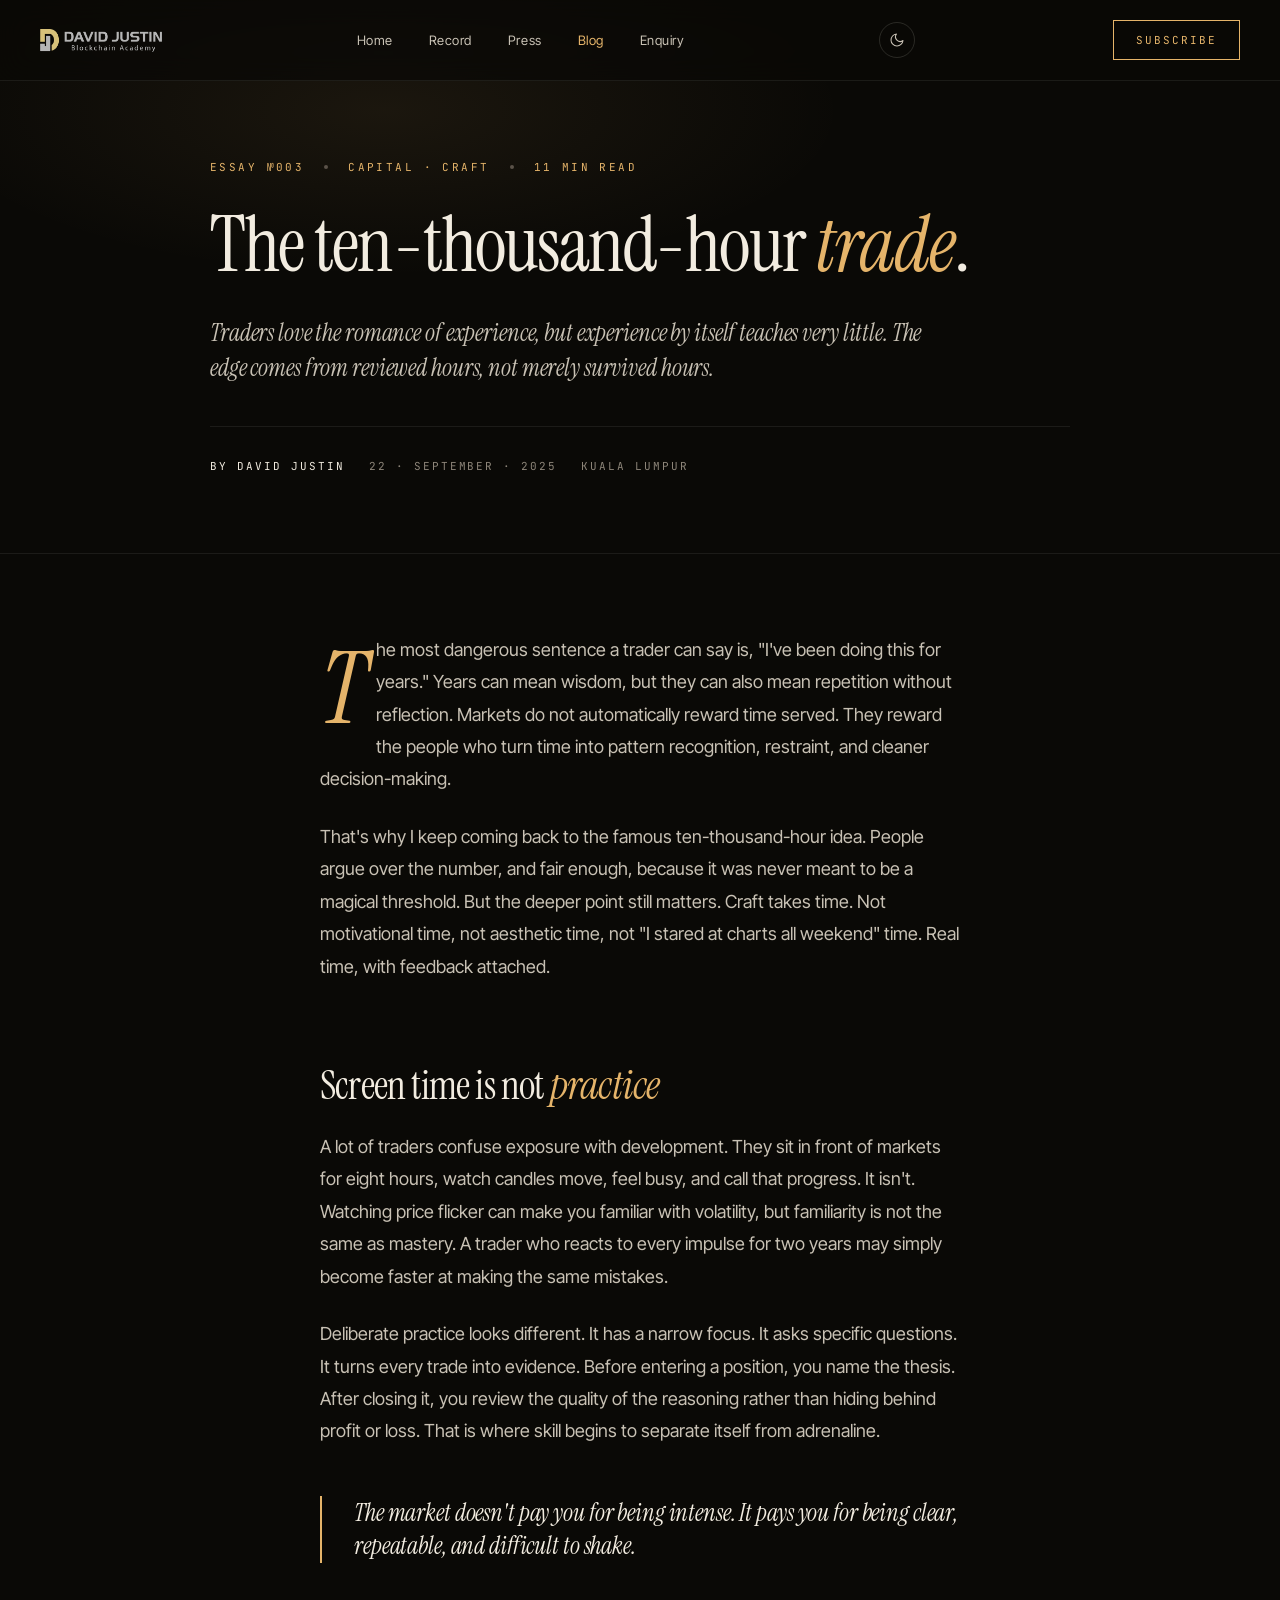
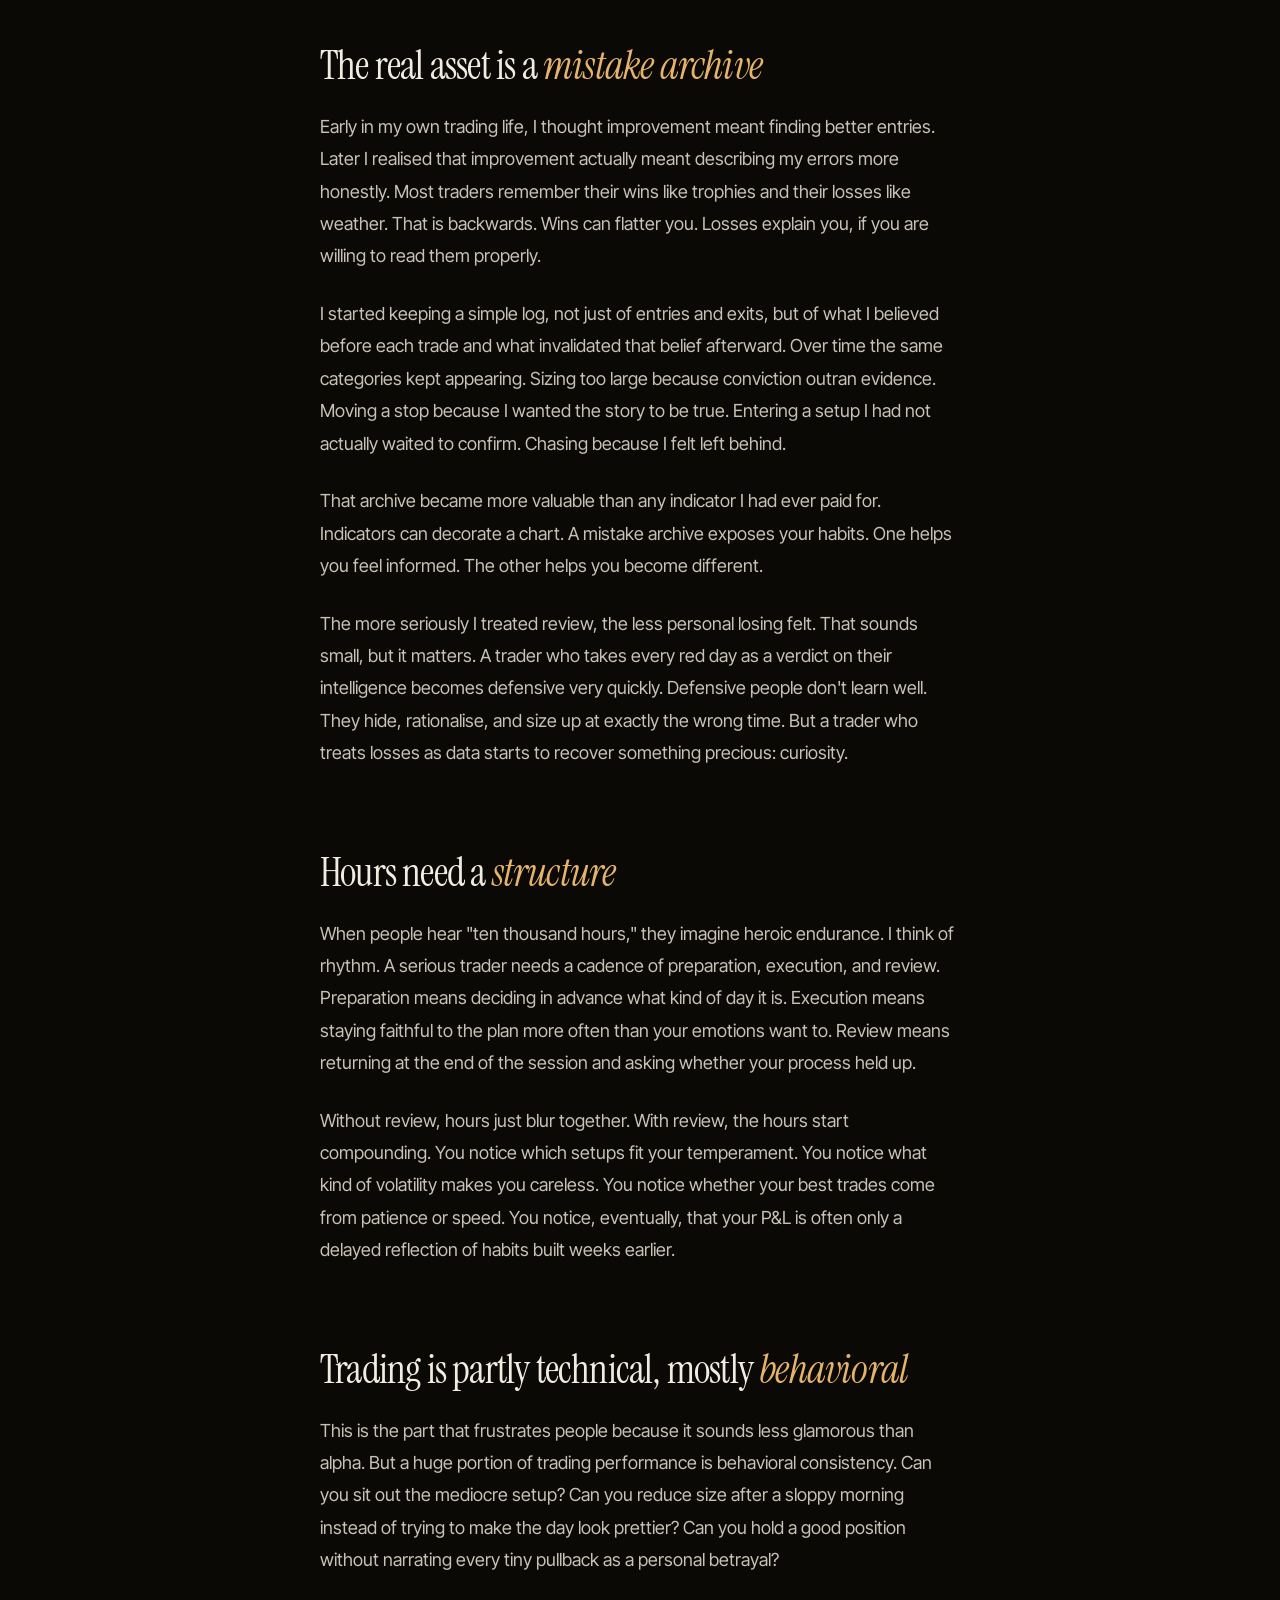
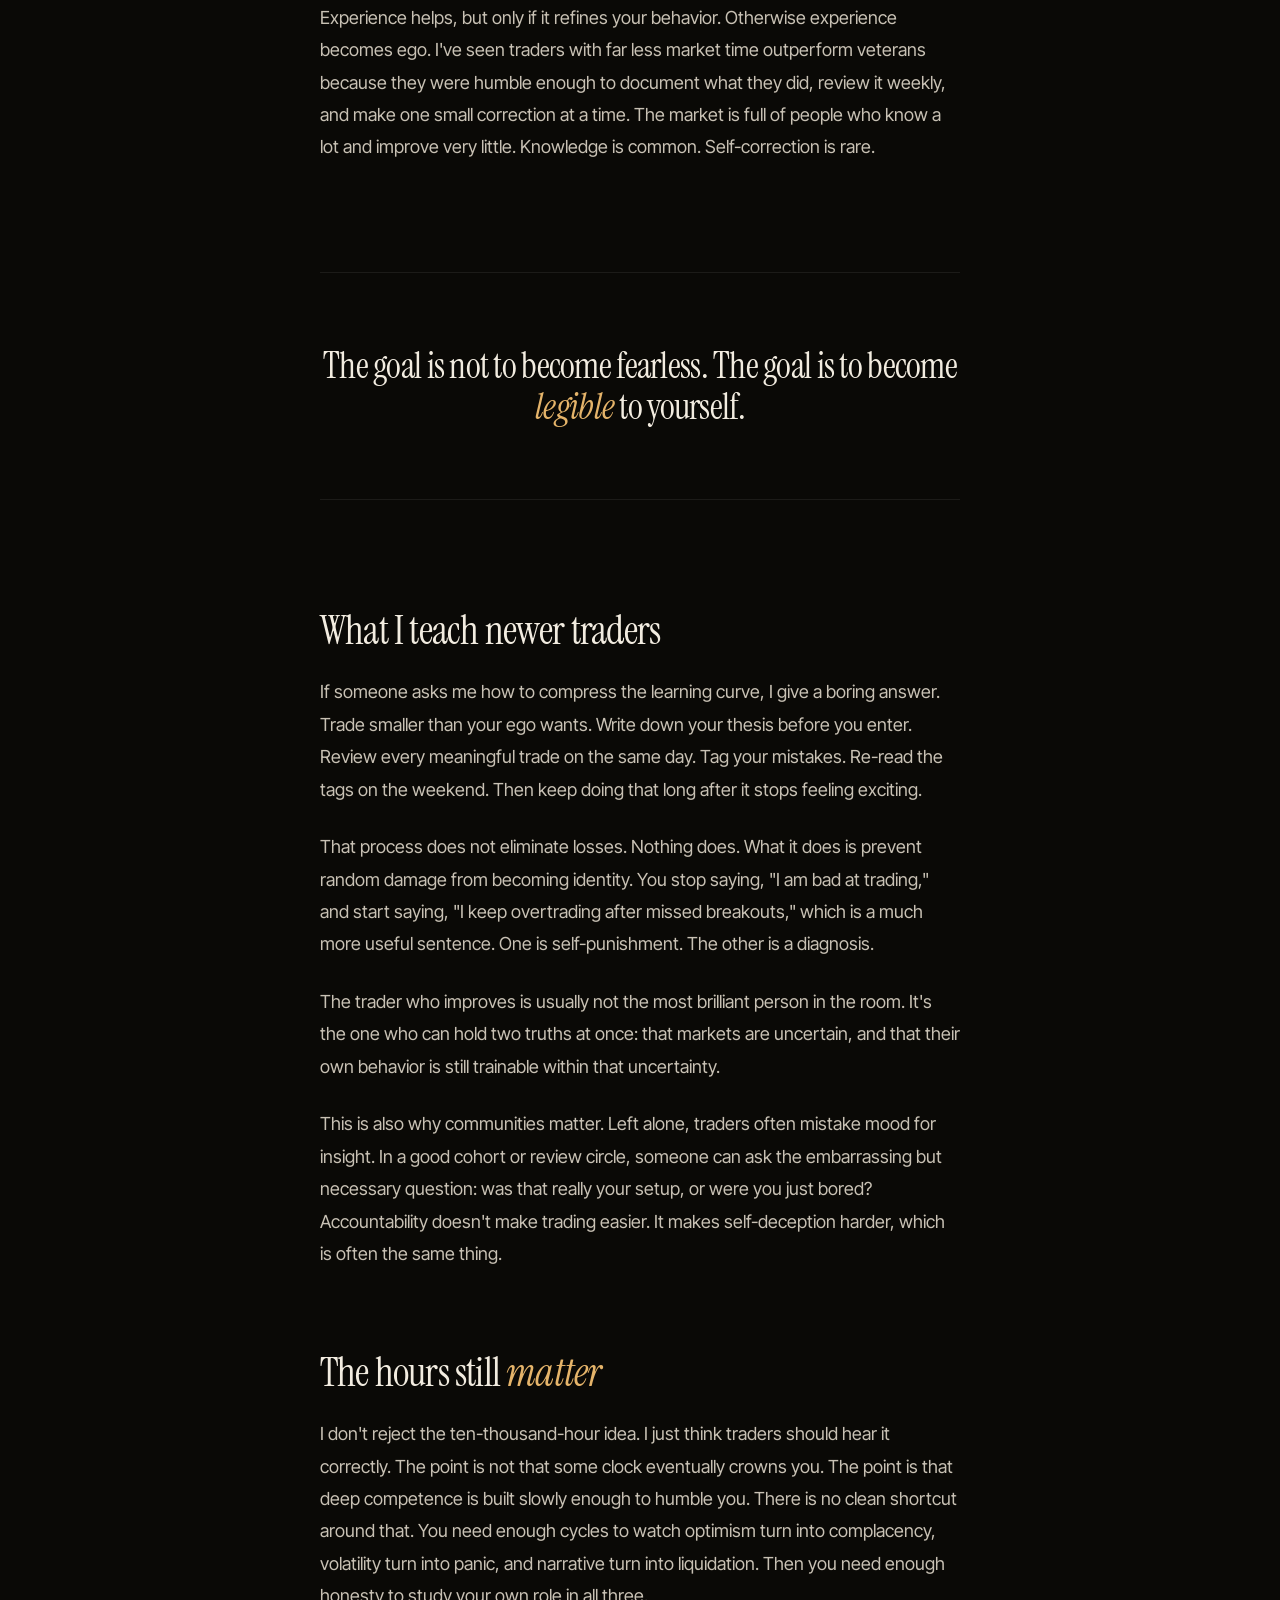
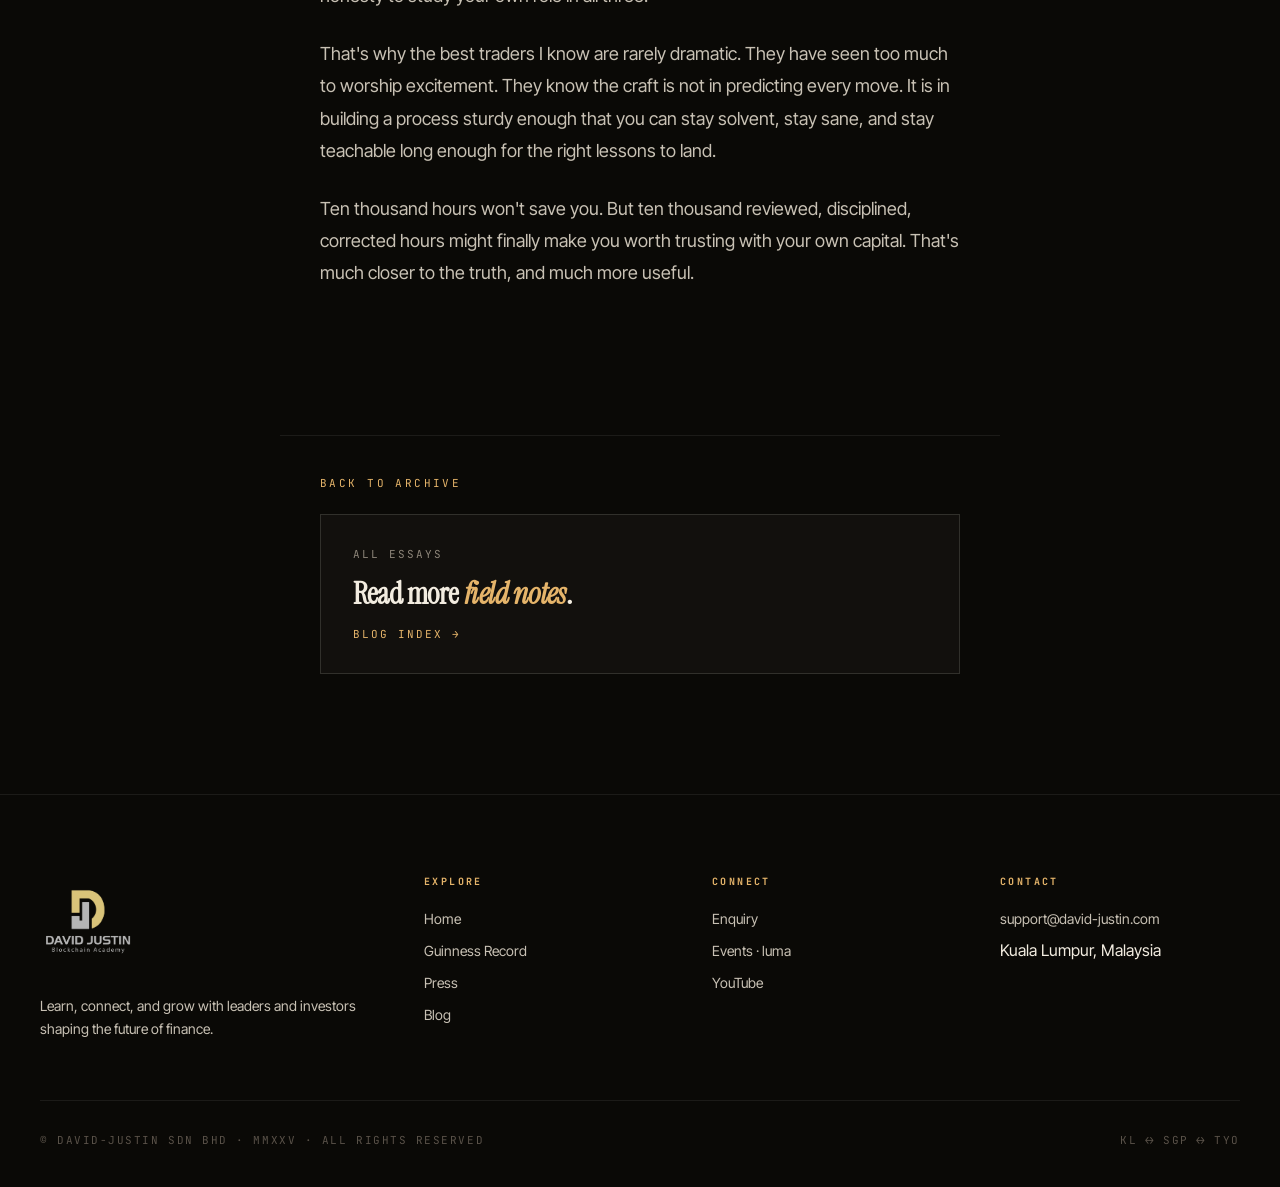
<file: blog/the-ten-thousand-hour-trade.html>
<!DOCTYPE html>
<html lang="en" data-mode="dark">
<head>
<meta charset="utf-8">
<meta name="viewport" content="width=device-width, initial-scale=1">
<title>The ten-thousand-hour trade · David Justin</title>
<meta name="description" content="David Justin on the 10,000 hour rule in trading, deliberate practice, and why a trader's real edge is a disciplined archive of mistakes, review, and decision-making.">
<meta name="keywords" content="10,000 hour rule trading, deliberate practice trading, trading psychology, David Justin, crypto education Malaysia">
<link rel="canonical" href="https://www.david-justin.com/blog/the-ten-thousand-hour-trade.html">
<meta property="og:type" content="article">
<meta property="og:title" content="The ten-thousand-hour trade">
<meta property="og:description" content="Why trading skill compounds through deliberate practice, review, and a serious relationship with mistakes.">
<meta property="og:image" content="https://www.david-justin.com/images/dj-logo.png">
<meta property="og:url" content="https://www.david-justin.com/blog/the-ten-thousand-hour-trade.html">
<meta name="twitter:card" content="summary_large_image">
<meta name="twitter:title" content="The ten-thousand-hour trade">
<meta name="twitter:description" content="Why trading skill compounds through deliberate practice, review, and a serious relationship with mistakes.">
<meta name="twitter:image" content="https://www.david-justin.com/images/dj-logo.png">
<link rel="icon" type="image/png" href="/favicon.png">
<script type="application/ld+json">
{"@context":"https://schema.org","@type":"BlogPosting","headline":"The ten-thousand-hour trade","datePublished":"2025-09-22","author":{"@type":"Person","name":"David Justin"},"publisher":{"@type":"Organization","name":"David Justin Blockchain Academy"},"mainEntityOfPage":"https://www.david-justin.com/blog/the-ten-thousand-hour-trade.html","image":"https://www.david-justin.com/images/dj-logo.png"}
</script>
<link rel="preconnect" href="https://fonts.googleapis.com">
<link rel="preconnect" href="https://fonts.gstatic.com" crossorigin>
<link href="https://fonts.googleapis.com/css2?family=Instrument+Serif:ital@0;1&family=Inter+Tight:wght@300;400;500&family=JetBrains+Mono:wght@400;500&display=swap" rel="stylesheet">
<link rel="stylesheet" href="../assets/shell.css?v=5">
<script src="../assets/theme.js?v=5"></script>
<link rel="stylesheet" href="../assets/article.css">
</head>
<body>

<nav class="nav">
  <a href="../index.html" class="nav-logo"><img src="../images/dj-logo-horizontal.png?v=3" alt="David Justin"></a>
  <div class="nav-links">
    <a href="../index.html">Home</a>
    <a href="../guinness-world-record.html">Record</a>
    <a href="../press.html">Press</a>
    <a href="../blog.html" class="active">Blog</a>
    <a href="../enquiry.html">Enquiry</a>
  </div>
  <a href="../enquiry.html" class="nav-cta">Subscribe</a>
</nav>

<header class="article-hero">
  <div class="article-hero-inner">
    <div class="article-kicker">
      <span>Essay №003</span><span class="dot"></span>
      <span>Capital · Craft</span><span class="dot"></span>
      <span>11 min read</span>
    </div>
    <h1 class="article-title">The ten-thousand-hour <em>trade</em>.</h1>
    <p class="article-standfirst">
      Traders love the romance of experience, but experience by itself teaches very little.
      The edge comes from reviewed hours, not merely survived hours.
    </p>
    <div class="article-byline">
      <span><strong>By David Justin</strong></span>
      <span>22 · September · 2025</span>
      <span>Kuala Lumpur</span>
    </div>
  </div>
</header>

<article class="article-body">
  <p class="drop-cap">
    The most dangerous sentence a trader can say is, "I've been doing this for years." Years can
    mean wisdom, but they can also mean repetition without reflection. Markets do not automatically
    reward time served. They reward the people who turn time into pattern recognition, restraint,
    and cleaner decision-making.
  </p>

  <p>
    That's why I keep coming back to the famous ten-thousand-hour idea. People argue over the number,
    and fair enough, because it was never meant to be a magical threshold. But the deeper point still
    matters. Craft takes time. Not motivational time, not aesthetic time, not "I stared at charts all
    weekend" time. Real time, with feedback attached.
  </p>

  <h2>Screen time is not <em>practice</em></h2>

  <p>
    A lot of traders confuse exposure with development. They sit in front of markets for eight hours,
    watch candles move, feel busy, and call that progress. It isn't. Watching price flicker can make
    you familiar with volatility, but familiarity is not the same as mastery. A trader who reacts to
    every impulse for two years may simply become faster at making the same mistakes.
  </p>

  <p>
    Deliberate practice looks different. It has a narrow focus. It asks specific questions. It turns
    every trade into evidence. Before entering a position, you name the thesis. After closing it,
    you review the quality of the reasoning rather than hiding behind profit or loss. That is where
    skill begins to separate itself from adrenaline.
  </p>

  <blockquote>
    The market doesn't pay you for being intense. It pays you for being clear, repeatable, and difficult to shake.
  </blockquote>

  <h2>The real asset is a <em>mistake archive</em></h2>

  <p>
    Early in my own trading life, I thought improvement meant finding better entries. Later I realised
    that improvement actually meant describing my errors more honestly. Most traders remember their wins
    like trophies and their losses like weather. That is backwards. Wins can flatter you. Losses explain
    you, if you are willing to read them properly.
  </p>

  <p>
    I started keeping a simple log, not just of entries and exits, but of what I believed before each
    trade and what invalidated that belief afterward. Over time the same categories kept appearing.
    Sizing too large because conviction outran evidence. Moving a stop because I wanted the story to be
    true. Entering a setup I had not actually waited to confirm. Chasing because I felt left behind.
  </p>

  <p>
    That archive became more valuable than any indicator I had ever paid for. Indicators can decorate a
    chart. A mistake archive exposes your habits. One helps you feel informed. The other helps you become
    different.
  </p>

  <p>
    The more seriously I treated review, the less personal losing felt. That sounds small, but it matters.
    A trader who takes every red day as a verdict on their intelligence becomes defensive very quickly.
    Defensive people don't learn well. They hide, rationalise, and size up at exactly the wrong time.
    But a trader who treats losses as data starts to recover something precious: curiosity.
  </p>

  <h2>Hours need a <em>structure</em></h2>

  <p>
    When people hear "ten thousand hours," they imagine heroic endurance. I think of rhythm. A serious
    trader needs a cadence of preparation, execution, and review. Preparation means deciding in advance
    what kind of day it is. Execution means staying faithful to the plan more often than your emotions
    want to. Review means returning at the end of the session and asking whether your process held up.
  </p>

  <p>
    Without review, hours just blur together. With review, the hours start compounding. You notice which
    setups fit your temperament. You notice what kind of volatility makes you careless. You notice whether
    your best trades come from patience or speed. You notice, eventually, that your P&amp;L is often only a
    delayed reflection of habits built weeks earlier.
  </p>

  <h2>Trading is partly technical, mostly <em>behavioral</em></h2>

  <p>
    This is the part that frustrates people because it sounds less glamorous than alpha. But a huge portion
    of trading performance is behavioral consistency. Can you sit out the mediocre setup? Can you reduce size
    after a sloppy morning instead of trying to make the day look prettier? Can you hold a good position without
    narrating every tiny pullback as a personal betrayal?
  </p>

  <p>
    Experience helps, but only if it refines your behavior. Otherwise experience becomes ego. I've seen traders
    with far less market time outperform veterans because they were humble enough to document what they did, review
    it weekly, and make one small correction at a time. The market is full of people who know a lot and improve very
    little. Knowledge is common. Self-correction is rare.
  </p>

  <div class="pull-quote">
    The goal is not to become fearless. The goal is to become <em>legible</em> to yourself.
  </div>

  <h2>What I teach newer traders</h2>

  <p>
    If someone asks me how to compress the learning curve, I give a boring answer. Trade smaller than your ego wants.
    Write down your thesis before you enter. Review every meaningful trade on the same day. Tag your mistakes. Re-read
    the tags on the weekend. Then keep doing that long after it stops feeling exciting.
  </p>

  <p>
    That process does not eliminate losses. Nothing does. What it does is prevent random damage from becoming identity.
    You stop saying, "I am bad at trading," and start saying, "I keep overtrading after missed breakouts," which is a
    much more useful sentence. One is self-punishment. The other is a diagnosis.
  </p>

  <p>
    The trader who improves is usually not the most brilliant person in the room. It's the one who can hold two truths
    at once: that markets are uncertain, and that their own behavior is still trainable within that uncertainty.
  </p>

  <p>
    This is also why communities matter. Left alone, traders often mistake mood for insight. In a good cohort or review
    circle, someone can ask the embarrassing but necessary question: was that really your setup, or were you just bored?
    Accountability doesn't make trading easier. It makes self-deception harder, which is often the same thing.
  </p>

  <h2>The hours still <em>matter</em></h2>

  <p>
    I don't reject the ten-thousand-hour idea. I just think traders should hear it correctly. The point is not that some
    clock eventually crowns you. The point is that deep competence is built slowly enough to humble you. There is no clean
    shortcut around that. You need enough cycles to watch optimism turn into complacency, volatility turn into panic, and
    narrative turn into liquidation. Then you need enough honesty to study your own role in all three.
  </p>

  <p>
    That's why the best traders I know are rarely dramatic. They have seen too much to worship excitement. They know the
    craft is not in predicting every move. It is in building a process sturdy enough that you can stay solvent, stay sane,
    and stay teachable long enough for the right lessons to land.
  </p>

  <p>
    Ten thousand hours won't save you. But ten thousand reviewed, disciplined, corrected hours might finally make you worth
    trusting with your own capital. That's much closer to the truth, and much more useful.
  </p>
</article>

<div class="article-end">
  <div class="article-end-label">Back to archive</div>
  <a class="article-end-next" href="../blog.html">
    <div class="aen-meta">All essays</div>
    <h3 class="aen-title">Read more <em style="color:var(--accent);">field notes</em>.</h3>
    <div class="aen-meta" style="color:var(--accent);">Blog index →</div>
  </a>
</div>

<footer class="footer">
  <div class="footer-inner">
    <div class="footer-grid">
      <div class="footer-brand"><img src="../images/dj-logo.png?v=3" alt="David Justin"><p>Learn, connect, and grow with leaders and investors shaping the future of finance.</p></div>
      <div class="footer-col"><h4>Explore</h4><ul><li><a href="../index.html">Home</a></li><li><a href="../guinness-world-record.html">Guinness Record</a></li><li><a href="../press.html">Press</a></li><li><a href="../blog.html">Blog</a></li></ul></div>
      <div class="footer-col"><h4>Connect</h4><ul><li><a href="../enquiry.html">Enquiry</a></li><li><a href="https://luma.com/davidjustin" target="_blank" rel="noreferrer">Events · luma</a></li><li><a href="https://www.youtube.com/@DavidJustinOfficial" target="_blank" rel="noreferrer">YouTube</a></li></ul></div>
      <div class="footer-col"><h4>Contact</h4><ul><li><a href="mailto:support@david-justin.com">support@david-justin.com</a></li><li>Kuala Lumpur, Malaysia</li></ul></div>
    </div>
    <div class="footer-bottom"><div>© DAVID-JUSTIN SDN BHD · MMXXV · ALL RIGHTS RESERVED</div><div>KL ↔ SGP ↔ TYO</div></div>
  </div>
</footer>

<script src="../assets/shell.js?v=5"></script>
</body>
</html>
</file>
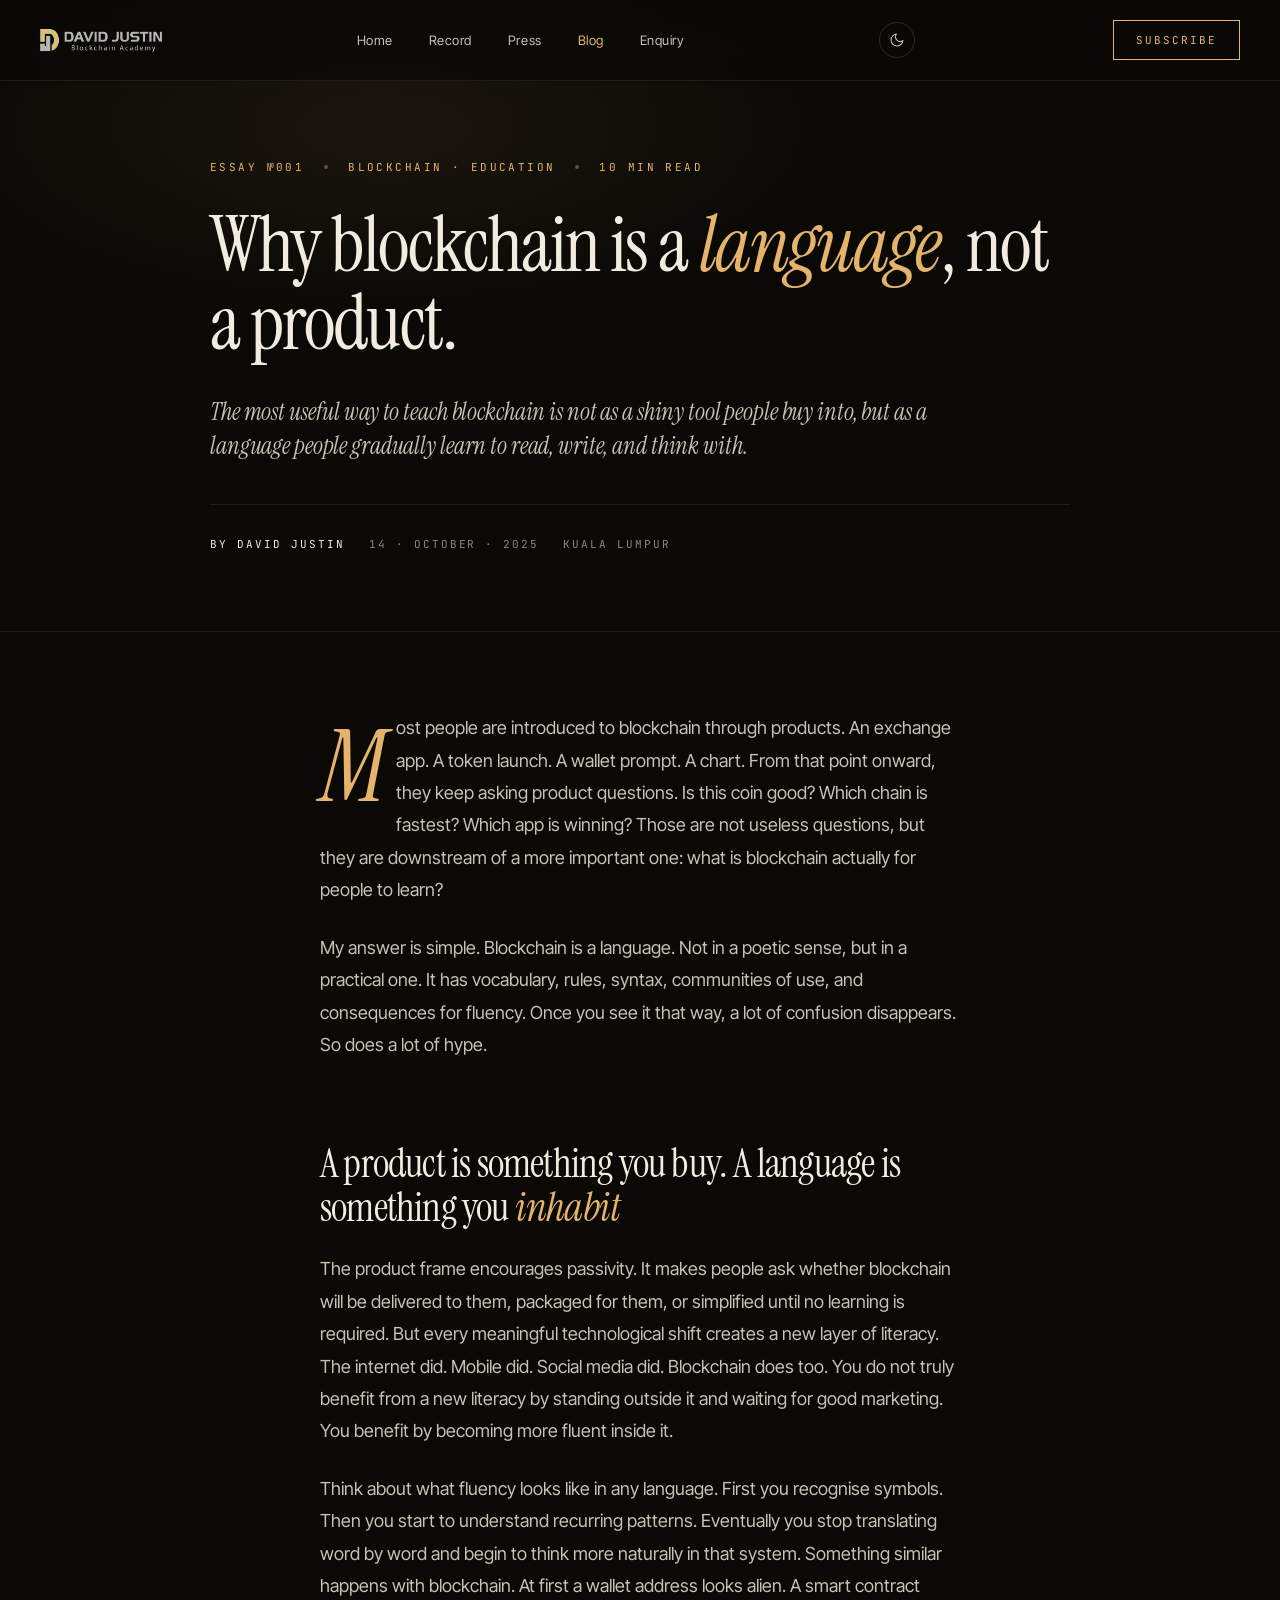
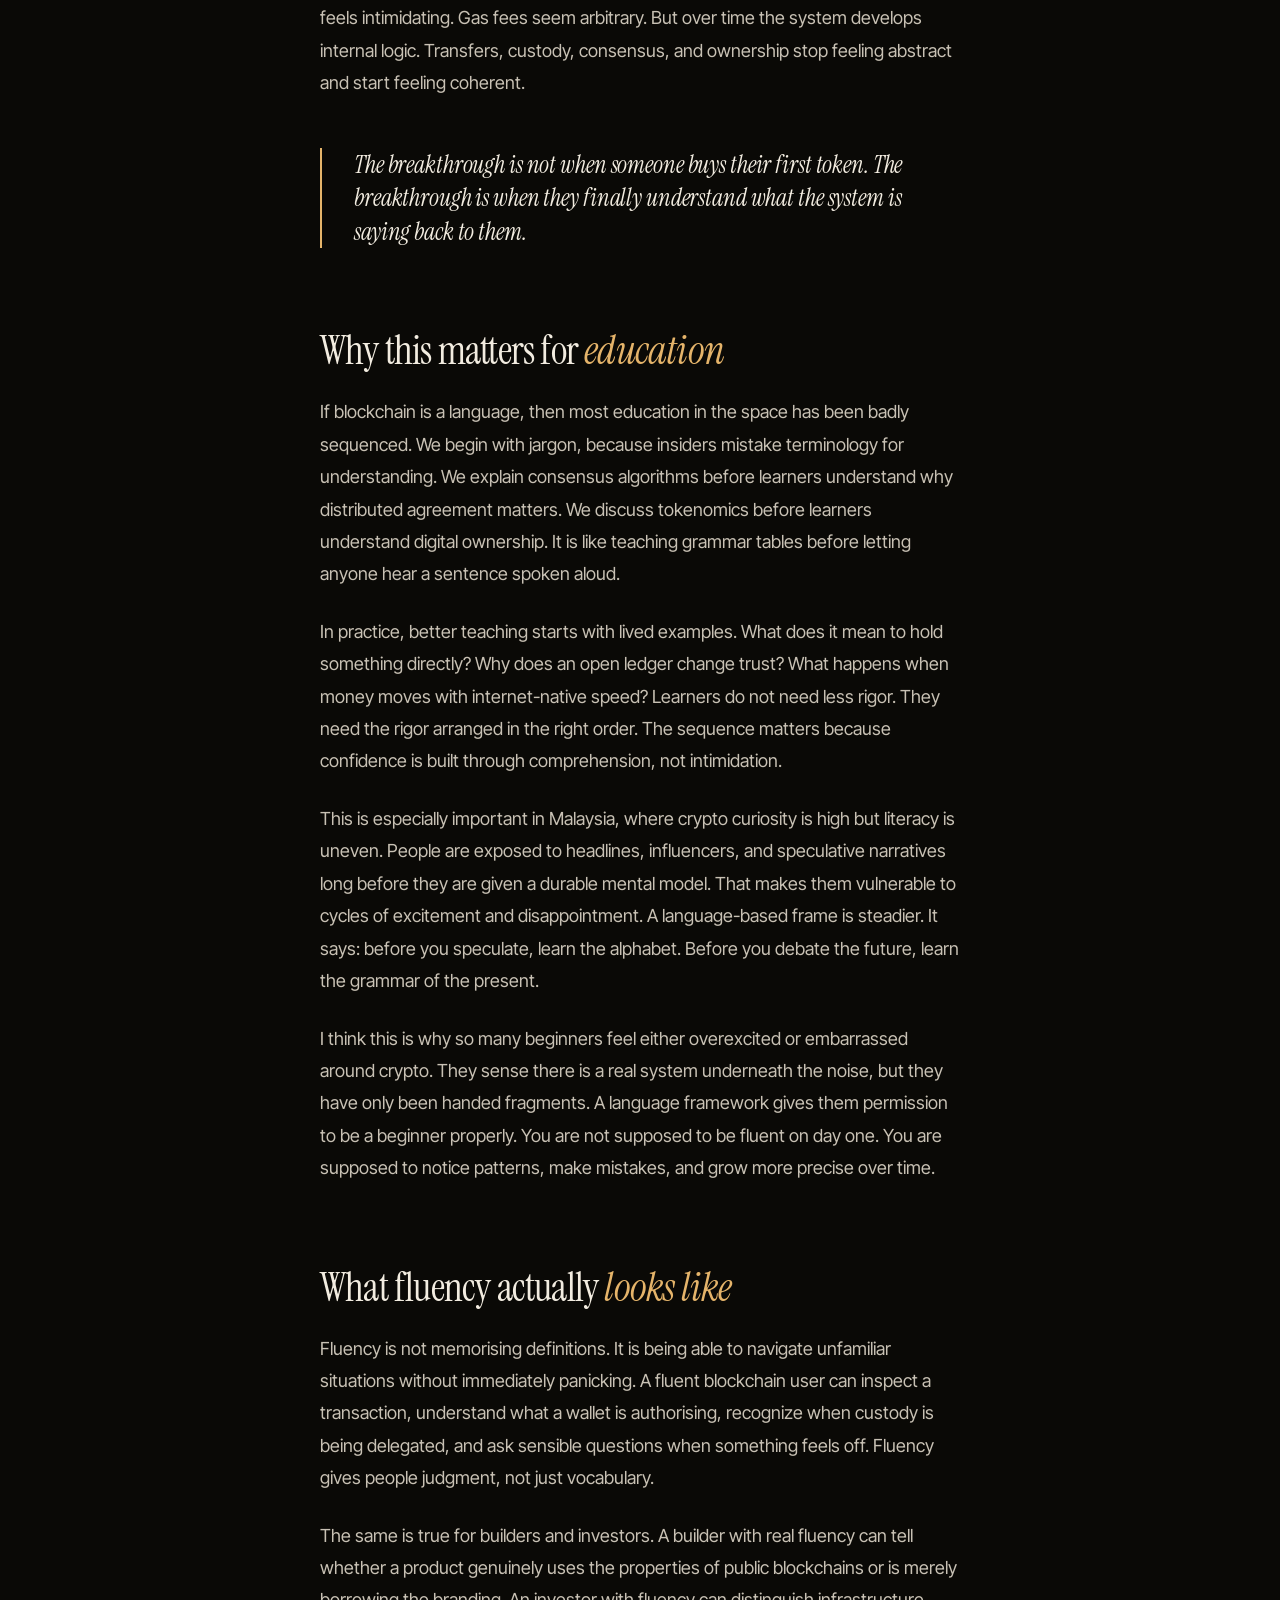
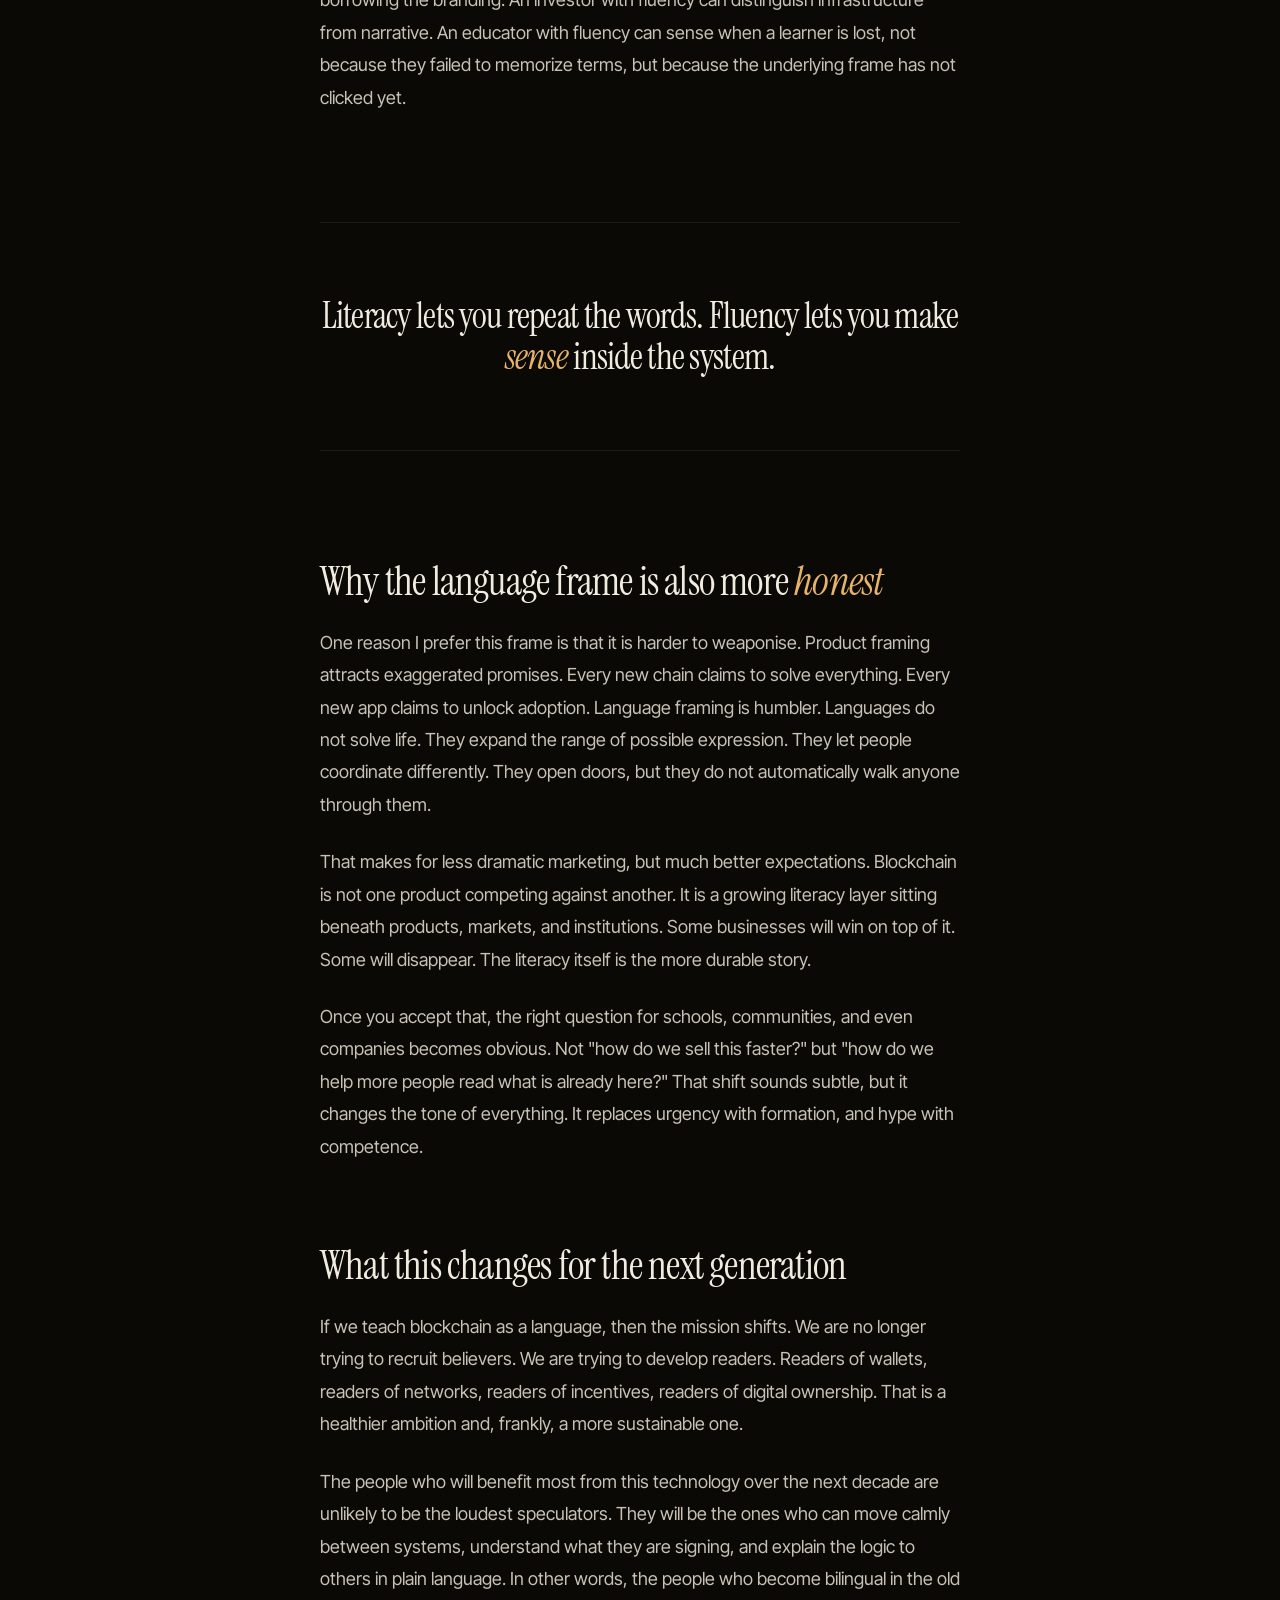
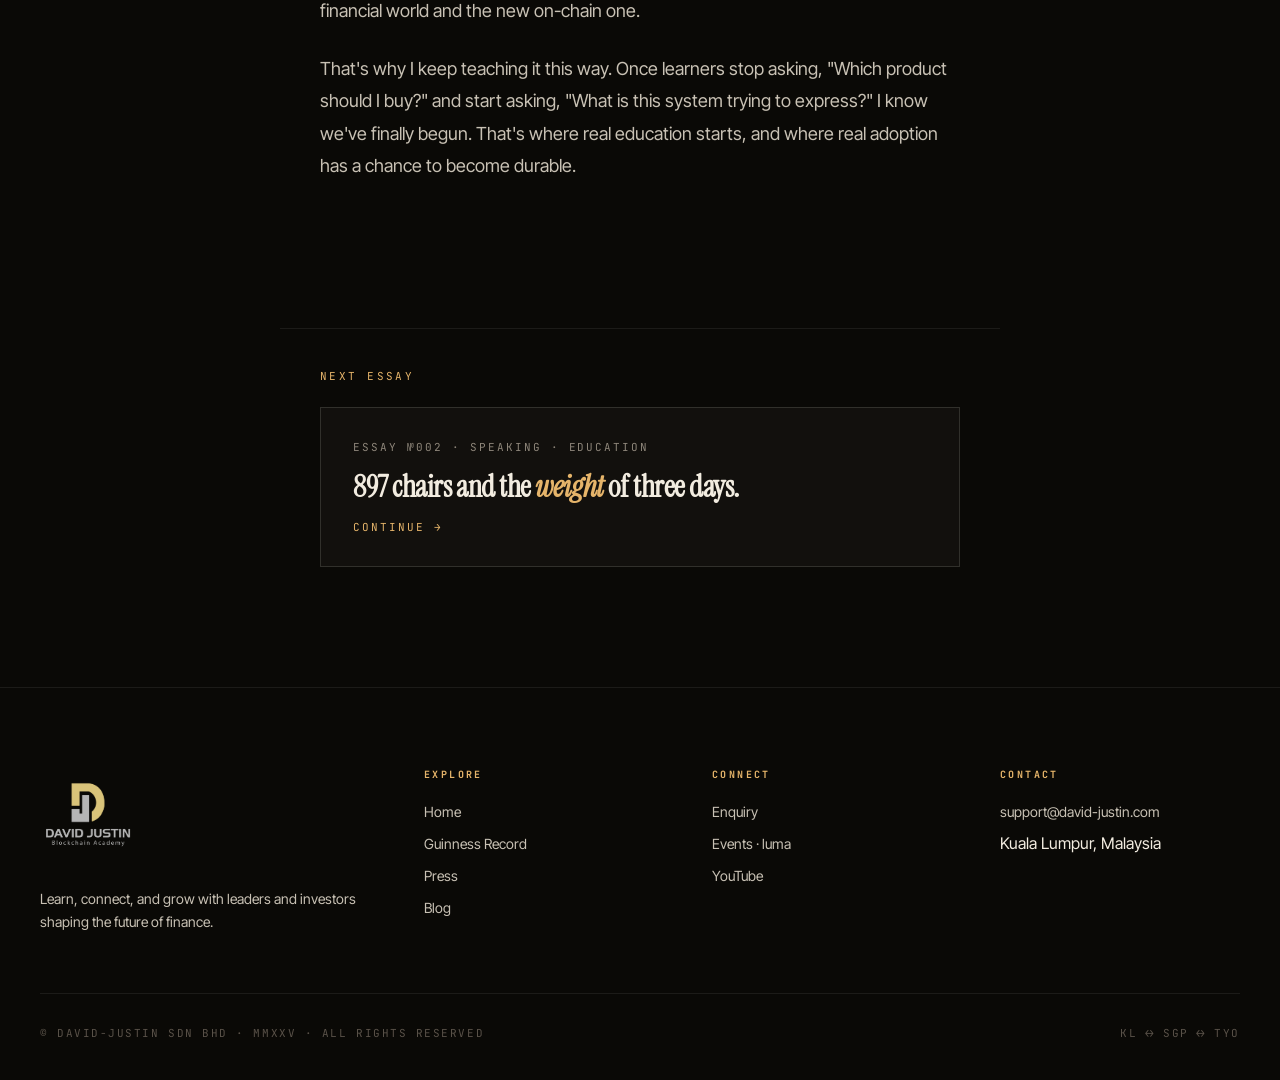
<file: blog/why-blockchain-is-a-language.html>
<!DOCTYPE html>
<html lang="en" data-mode="dark">
<head>
<meta charset="utf-8">
<meta name="viewport" content="width=device-width, initial-scale=1">
<title>Why blockchain is a language, not a product · David Justin</title>
<meta name="description" content="David Justin explains why blockchain is best understood as a language, not a product, and what that means for crypto education, Bitcoin literacy, and adoption in Malaysia.">
<meta name="keywords" content="blockchain education, blockchain language, crypto literacy, Bitcoin Malaysia, David Justin, blockchain academy Malaysia">
<link rel="canonical" href="https://www.david-justin.com/blog/why-blockchain-is-a-language.html">
<meta property="og:type" content="article">
<meta property="og:title" content="Why blockchain is a language, not a product">
<meta property="og:description" content="A clearer way to understand blockchain, literacy, and adoption: treat blockchain as a language people learn to think in.">
<meta property="og:image" content="https://www.david-justin.com/images/dj-logo.png">
<meta property="og:url" content="https://www.david-justin.com/blog/why-blockchain-is-a-language.html">
<meta name="twitter:card" content="summary_large_image">
<meta name="twitter:title" content="Why blockchain is a language, not a product">
<meta name="twitter:description" content="A clearer way to understand blockchain, literacy, and adoption: treat blockchain as a language people learn to think in.">
<meta name="twitter:image" content="https://www.david-justin.com/images/dj-logo.png">
<link rel="icon" type="image/png" href="/favicon.png">
<script type="application/ld+json">
{"@context":"https://schema.org","@type":"BlogPosting","headline":"Why blockchain is a language, not a product","datePublished":"2025-10-14","author":{"@type":"Person","name":"David Justin"},"publisher":{"@type":"Organization","name":"David Justin Blockchain Academy"},"mainEntityOfPage":"https://www.david-justin.com/blog/why-blockchain-is-a-language.html","image":"https://www.david-justin.com/images/dj-logo.png"}
</script>
<link rel="preconnect" href="https://fonts.googleapis.com">
<link rel="preconnect" href="https://fonts.gstatic.com" crossorigin>
<link href="https://fonts.googleapis.com/css2?family=Instrument+Serif:ital@0;1&family=Inter+Tight:wght@300;400;500&family=JetBrains+Mono:wght@400;500&display=swap" rel="stylesheet">
<link rel="stylesheet" href="../assets/shell.css?v=5">
<script src="../assets/theme.js?v=5"></script>
<link rel="stylesheet" href="../assets/article.css">
</head>
<body>

<nav class="nav">
  <a href="../index.html" class="nav-logo"><img src="../images/dj-logo-horizontal.png?v=3" alt="David Justin"></a>
  <div class="nav-links">
    <a href="../index.html">Home</a>
    <a href="../guinness-world-record.html">Record</a>
    <a href="../press.html">Press</a>
    <a href="../blog.html" class="active">Blog</a>
    <a href="../enquiry.html">Enquiry</a>
  </div>
  <a href="../enquiry.html" class="nav-cta">Subscribe</a>
</nav>

<header class="article-hero">
  <div class="article-hero-inner">
    <div class="article-kicker">
      <span>Essay №001</span><span class="dot"></span>
      <span>Blockchain · Education</span><span class="dot"></span>
      <span>10 min read</span>
    </div>
    <h1 class="article-title">Why blockchain is a <em>language</em>, not a product.</h1>
    <p class="article-standfirst">
      The most useful way to teach blockchain is not as a shiny tool people buy into,
      but as a language people gradually learn to read, write, and think with.
    </p>
    <div class="article-byline">
      <span><strong>By David Justin</strong></span>
      <span>14 · October · 2025</span>
      <span>Kuala Lumpur</span>
    </div>
  </div>
</header>

<article class="article-body">
  <p class="drop-cap">
    Most people are introduced to blockchain through products. An exchange app. A token launch.
    A wallet prompt. A chart. From that point onward, they keep asking product questions. Is this
    coin good? Which chain is fastest? Which app is winning? Those are not useless questions, but
    they are downstream of a more important one: what is blockchain actually for people to learn?
  </p>

  <p>
    My answer is simple. Blockchain is a language. Not in a poetic sense, but in a practical one.
    It has vocabulary, rules, syntax, communities of use, and consequences for fluency. Once you see
    it that way, a lot of confusion disappears. So does a lot of hype.
  </p>

  <h2>A product is something you buy. A language is something you <em>inhabit</em></h2>

  <p>
    The product frame encourages passivity. It makes people ask whether blockchain will be delivered
    to them, packaged for them, or simplified until no learning is required. But every meaningful
    technological shift creates a new layer of literacy. The internet did. Mobile did. Social media did.
    Blockchain does too. You do not truly benefit from a new literacy by standing outside it and waiting
    for good marketing. You benefit by becoming more fluent inside it.
  </p>

  <p>
    Think about what fluency looks like in any language. First you recognise symbols. Then you start to
    understand recurring patterns. Eventually you stop translating word by word and begin to think more
    naturally in that system. Something similar happens with blockchain. At first a wallet address looks
    alien. A smart contract feels intimidating. Gas fees seem arbitrary. But over time the system develops
    internal logic. Transfers, custody, consensus, and ownership stop feeling abstract and start feeling coherent.
  </p>

  <blockquote>
    The breakthrough is not when someone buys their first token. The breakthrough is when they finally understand what the system is saying back to them.
  </blockquote>

  <h2>Why this matters for <em>education</em></h2>

  <p>
    If blockchain is a language, then most education in the space has been badly sequenced. We begin with jargon,
    because insiders mistake terminology for understanding. We explain consensus algorithms before learners understand
    why distributed agreement matters. We discuss tokenomics before learners understand digital ownership. It is like
    teaching grammar tables before letting anyone hear a sentence spoken aloud.
  </p>

  <p>
    In practice, better teaching starts with lived examples. What does it mean to hold something directly? Why does an
    open ledger change trust? What happens when money moves with internet-native speed? Learners do not need less rigor.
    They need the rigor arranged in the right order. The sequence matters because confidence is built through comprehension,
    not intimidation.
  </p>

  <p>
    This is especially important in Malaysia, where crypto curiosity is high but literacy is uneven. People are exposed to
    headlines, influencers, and speculative narratives long before they are given a durable mental model. That makes them
    vulnerable to cycles of excitement and disappointment. A language-based frame is steadier. It says: before you speculate,
    learn the alphabet. Before you debate the future, learn the grammar of the present.
  </p>

  <p>
    I think this is why so many beginners feel either overexcited or embarrassed around crypto. They sense there is a real
    system underneath the noise, but they have only been handed fragments. A language framework gives them permission to be
    a beginner properly. You are not supposed to be fluent on day one. You are supposed to notice patterns, make mistakes,
    and grow more precise over time.
  </p>

  <h2>What fluency actually <em>looks like</em></h2>

  <p>
    Fluency is not memorising definitions. It is being able to navigate unfamiliar situations without immediately panicking.
    A fluent blockchain user can inspect a transaction, understand what a wallet is authorising, recognize when custody is
    being delegated, and ask sensible questions when something feels off. Fluency gives people judgment, not just vocabulary.
  </p>

  <p>
    The same is true for builders and investors. A builder with real fluency can tell whether a product genuinely uses the
    properties of public blockchains or is merely borrowing the branding. An investor with fluency can distinguish infrastructure
    from narrative. An educator with fluency can sense when a learner is lost, not because they failed to memorize terms, but
    because the underlying frame has not clicked yet.
  </p>

  <div class="pull-quote">
    Literacy lets you repeat the words. Fluency lets you make <em>sense</em> inside the system.
  </div>

  <h2>Why the language frame is also more <em>honest</em></h2>

  <p>
    One reason I prefer this frame is that it is harder to weaponise. Product framing attracts exaggerated promises. Every new
    chain claims to solve everything. Every new app claims to unlock adoption. Language framing is humbler. Languages do not solve
    life. They expand the range of possible expression. They let people coordinate differently. They open doors, but they do not
    automatically walk anyone through them.
  </p>

  <p>
    That makes for less dramatic marketing, but much better expectations. Blockchain is not one product competing against another.
    It is a growing literacy layer sitting beneath products, markets, and institutions. Some businesses will win on top of it.
    Some will disappear. The literacy itself is the more durable story.
  </p>

  <p>
    Once you accept that, the right question for schools, communities, and even companies becomes obvious. Not "how do we sell
    this faster?" but "how do we help more people read what is already here?" That shift sounds subtle, but it changes the tone
    of everything. It replaces urgency with formation, and hype with competence.
  </p>

  <h2>What this changes for the next generation</h2>

  <p>
    If we teach blockchain as a language, then the mission shifts. We are no longer trying to recruit believers. We are trying
    to develop readers. Readers of wallets, readers of networks, readers of incentives, readers of digital ownership. That is a
    healthier ambition and, frankly, a more sustainable one.
  </p>

  <p>
    The people who will benefit most from this technology over the next decade are unlikely to be the loudest speculators. They
    will be the ones who can move calmly between systems, understand what they are signing, and explain the logic to others in
    plain language. In other words, the people who become bilingual in the old financial world and the new on-chain one.
  </p>

  <p>
    That's why I keep teaching it this way. Once learners stop asking, "Which product should I buy?" and start asking, "What is
    this system trying to express?" I know we've finally begun. That's where real education starts, and where real adoption has
    a chance to become durable.
  </p>
</article>

<div class="article-end">
  <div class="article-end-label">Next essay</div>
  <a class="article-end-next" href="897-chairs.html">
    <div class="aen-meta">Essay №002 · Speaking · Education</div>
    <h3 class="aen-title">897 chairs and the <em style="font-style:italic;color:var(--accent);">weight</em> of three days.</h3>
    <div class="aen-meta" style="color:var(--accent);">Continue →</div>
  </a>
</div>

<footer class="footer">
  <div class="footer-inner">
    <div class="footer-grid">
      <div class="footer-brand"><img src="../images/dj-logo.png?v=3" alt="David Justin"><p>Learn, connect, and grow with leaders and investors shaping the future of finance.</p></div>
      <div class="footer-col"><h4>Explore</h4><ul><li><a href="../index.html">Home</a></li><li><a href="../guinness-world-record.html">Guinness Record</a></li><li><a href="../press.html">Press</a></li><li><a href="../blog.html">Blog</a></li></ul></div>
      <div class="footer-col"><h4>Connect</h4><ul><li><a href="../enquiry.html">Enquiry</a></li><li><a href="https://luma.com/davidjustin" target="_blank" rel="noreferrer">Events · luma</a></li><li><a href="https://www.youtube.com/@DavidJustinOfficial" target="_blank" rel="noreferrer">YouTube</a></li></ul></div>
      <div class="footer-col"><h4>Contact</h4><ul><li><a href="mailto:support@david-justin.com">support@david-justin.com</a></li><li>Kuala Lumpur, Malaysia</li></ul></div>
    </div>
    <div class="footer-bottom"><div>© DAVID-JUSTIN SDN BHD · MMXXV · ALL RIGHTS RESERVED</div><div>KL ↔ SGP ↔ TYO</div></div>
  </div>
</footer>

<script src="../assets/shell.js?v=5"></script>
</body>
</html>
</file>
<file: assets/shell.css>
/* ===== DAVID JUSTIN — SHARED SHELL ===== */
:root {
  --serif: "Instrument Serif", "EB Garamond", Georgia, serif;
  --sans: "Inter Tight", -apple-system, BlinkMacSystemFont, sans-serif;
  --mono: "JetBrains Mono", ui-monospace, "SF Mono", monospace;
  --serif-cn: "Noto Serif SC", "Songti SC", "宋体", serif;
  --accent: #E5B46A;
  --accent-soft: rgba(229,180,106,0.22);
}
[data-mode="dark"], :root {
  --bg: #0A0906;
  --surface-1: #12100D;
  --surface-2: #1A1713;
  --ink: #F2ECE0;
  --ink-80: #C8C1B4;
  --ink-60: #8E867A;
  --ink-40: #5A5249;
  --line: rgba(242,236,224,0.08);
  --line-strong: rgba(242,236,224,0.14);
  --nav-bg: rgba(10,9,6,0.72);
  --overlay: rgba(10,9,6,0.88);
  --overlay-soft: rgba(10,9,6,0.55);
  --chip-bg: rgba(10,9,6,0.82);
  --bg-tint: rgba(10,9,6,0.35);
}
[data-mode="light"] {
  --bg: #F6F1E7;
  --surface-1: #EDE6D6;
  --surface-2: #E2D9C4;
  --ink: #1A140A;
  --ink-80: #3C3326;
  --ink-60: #6B6150;
  --ink-40: #9B8F7B;
  --line: rgba(26,20,10,0.1);
  --line-strong: rgba(26,20,10,0.2);
  --nav-bg: rgba(246,241,231,0.8);
  --overlay: rgba(246,241,231,0.88);
  --overlay-soft: rgba(246,241,231,0.55);
  --chip-bg: rgba(246,241,231,0.85);
  --bg-tint: rgba(237,230,214,0.6);
}
* { box-sizing: border-box; }
html[data-mode], html[data-mode] body { margin:0; padding:0; background:var(--bg); color:var(--ink); font-family:var(--sans); -webkit-font-smoothing:antialiased; transition:background .3s, color .3s; }
a { color:inherit; text-decoration:none; }
::selection { background:var(--accent); color:var(--bg); }
img { max-width:100%; display:block; }
button { font-family:inherit; }

/* ===== NAV ===== */
.nav {
  position:fixed; top:0; left:0; right:0; z-index:50;
  padding:20px 40px;
  display:flex; align-items:center; justify-content:space-between;
  background:var(--nav-bg);
  backdrop-filter: blur(14px);
  border-bottom:1px solid var(--line);
  transition:background .3s, border-color .3s;
}
.nav-logo img { height:23px; width:auto; display:block; }

/* Theme toggle button */
.theme-toggle {
  width:36px; height:36px; border-radius:50%;
  border:1px solid var(--line-strong); background:transparent;
  color:var(--ink-80); cursor:pointer;
  display:inline-flex; align-items:center; justify-content:center;
  transition:border-color .2s, color .2s, background .2s;
  margin-right:4px;
}
.theme-toggle:hover { border-color:var(--accent); color:var(--accent); }
.theme-toggle svg { width:16px; height:16px; }
[data-mode="dark"] .theme-toggle .sun { display:none; }
[data-mode="dark"] .theme-toggle .moon { display:block; }
[data-mode="light"] .theme-toggle .sun { display:block; }
[data-mode="light"] .theme-toggle .moon { display:none; }
.nav-links { display:flex; align-items:center; gap:36px; font-size:13px; letter-spacing:0.04em; font-family:var(--sans); }
.nav-links a { color:var(--ink-80); transition:color .2s; position:relative; }
.nav-links a:hover { color:var(--accent); }
.nav-links a.active { color:var(--accent); }
.nav-cta {
  padding:12px 22px;
  border:1px solid var(--accent);
  color:var(--accent);
  font-family:var(--mono); font-size:11px; letter-spacing:0.18em; text-transform:uppercase;
  transition:background .2s, color .2s;
}
.nav-cta:hover { background:var(--accent); color:var(--bg); }
@media (max-width:768px) {
  .nav { padding:14px 20px; }
  .nav-links { display:none; }
  .nav-cta { padding:10px 14px; font-size:10px; letter-spacing:0.14em; }
  .nav-logo img { height:20px; }
}

/* ===== HERO ===== */
.page-hero {
  padding:180px 40px 80px;
  position:relative;
  border-bottom:1px solid var(--line);
  overflow:hidden;
}
.page-hero-inner { max-width:1440px; margin:0 auto; position:relative; z-index:2; }
.page-hero::before {
  content:""; position:absolute; inset:0;
  background: radial-gradient(ellipse 80% 60% at 20% 0%, rgba(229,180,106,0.08), transparent 60%);
  pointer-events:none;
}
.eyebrow {
  font-family:var(--mono); font-size:11px; letter-spacing:0.26em; text-transform:uppercase;
  color:var(--accent); display:flex; align-items:center; gap:14px; margin-bottom:28px;
}
.eyebrow::before {
  content:""; width:40px; height:1px; background:var(--accent);
}
.page-title {
  font-family:var(--serif); font-weight:400;
  font-size:clamp(56px, 8vw, 140px);
  line-height:0.94; letter-spacing:-0.03em; margin:0;
  color:var(--ink);
}
.page-title em { font-style:italic; color:var(--accent); }
.page-lede {
  font-family:var(--sans); font-size:17px; line-height:1.65;
  color:var(--ink-80); max-width:560px; margin-top:32px;
}

/* ===== GENERIC SECTION ===== */
.section { padding:120px 40px; position:relative; }
.section-inner { max-width:1440px; margin:0 auto; }
.section-label {
  font-family:var(--mono); font-size:10px; letter-spacing:0.24em; text-transform:uppercase;
  color:var(--ink-60); display:flex; align-items:center; gap:12px; margin-bottom:24px;
}
.section-label span { color:var(--accent); font-variant-numeric:tabular-nums; }
.section-label::before {
  content:""; width:28px; height:1px; background:var(--line-strong);
}
.section-heading {
  font-family:var(--serif); font-weight:400;
  font-size:clamp(40px, 5vw, 80px);
  line-height:0.98; letter-spacing:-0.025em; margin:0;
}
.section-heading em { font-style:italic; color:var(--accent); }
.body-copy {
  font-family:var(--sans); font-size:16px; line-height:1.75;
  color:var(--ink-80);
}
.body-copy p { margin:0 0 1.2em; }
.body-copy p:last-child { margin-bottom:0; }
.body-copy a { color:var(--accent); border-bottom:1px solid var(--accent-soft); transition:border-color .2s; }
.body-copy a:hover { border-color:var(--accent); }

/* ===== FOOTER ===== */
.footer {
  padding:80px 40px 40px;
  background:var(--bg);
  border-top:1px solid var(--line);
}
.footer-inner { max-width:1440px; margin:0 auto; }
.footer-grid { display:grid; grid-template-columns:1.4fr 1fr 1fr 1fr; gap:48px; margin-bottom:60px; }
.footer-brand img { height:96px; width:auto; display:block; margin-bottom:24px; }
.footer-brand p { font-family:var(--sans); color:var(--ink-80); font-size:14px; line-height:1.6; max-width:360px; margin:0; }
.footer-col h4 {
  font-family:var(--mono); font-size:10px; letter-spacing:0.24em; text-transform:uppercase;
  color:var(--accent); margin:0 0 20px;
}
.footer-col ul { list-style:none; padding:0; margin:0; display:flex; flex-direction:column; gap:12px; }
.footer-col a { font-family:var(--sans); font-size:14px; color:var(--ink-80); transition:color .2s; }
.footer-col a:hover { color:var(--accent); }
.footer-bottom {
  padding-top:32px; border-top:1px solid var(--line);
  display:flex; justify-content:space-between; align-items:center;
  font-family:var(--mono); font-size:11px; letter-spacing:0.14em; color:var(--ink-40);
}
@media (max-width:768px) {
  .footer-grid { grid-template-columns:1fr; gap:32px; }
  .footer-bottom { flex-direction:column; gap:12px; }
  .section { padding:80px 20px; }
  .page-hero { padding:140px 20px 60px; }
}

/* ===== BUTTONS ===== */
.btn-primary {
  display:inline-flex; align-items:center; gap:12px;
  padding:18px 32px;
  background:var(--accent); color:var(--bg);
  font-family:var(--mono); font-size:12px; letter-spacing:0.18em; text-transform:uppercase;
  border:none; transition:background .2s, transform .2s;
}
.btn-primary:hover { background:#F2C380; transform:translateY(-2px); }
.btn-outline {
  display:inline-flex; align-items:center; gap:12px;
  padding:18px 32px;
  background:transparent; color:var(--ink);
  border:1px solid var(--line-strong);
  font-family:var(--mono); font-size:12px; letter-spacing:0.18em; text-transform:uppercase;
  transition:border-color .2s, color .2s;
}
.btn-outline:hover { border-color:var(--accent); color:var(--accent); }

/* ===== CARD ===== */
.card {
  border:1px solid var(--line);
  background:var(--surface-1);
  padding:40px;
  transition:border-color .3s, background .3s;
}
.card:hover { border-color:var(--line-strong); background:var(--surface-2); }

/* ===== UTILITIES ===== */
.reveal { opacity:1; transform:none; transition:opacity .8s, transform .8s; }
@media (prefers-reduced-motion: no-preference) {
  .reveal:not(.in) { opacity:0; transform:translateY(24px); }
}
.reveal.in { opacity:1; transform:translateY(0); }
</file>
<file: assets/article.css>
/* ===== ARTICLE LAYOUT ===== */
.article-hero {
  padding:160px 40px 80px;
  border-bottom:1px solid var(--line);
  position:relative; overflow:hidden;
}
.article-hero::before {
  content:""; position:absolute; inset:0;
  background: radial-gradient(ellipse 60% 50% at 30% 20%, rgba(229,180,106,0.08), transparent 60%);
  pointer-events:none;
}
.article-hero-inner { max-width:860px; margin:0 auto; position:relative; z-index:2; }
.article-kicker {
  font-family:var(--mono); font-size:11px; letter-spacing:0.22em;
  color:var(--accent); text-transform:uppercase;
  display:flex; gap:20px; align-items:center; margin-bottom:32px;
}
.article-kicker span.dot { width:4px; height:4px; background:var(--ink-40); border-radius:50%; }
.article-title {
  font-family:var(--serif); font-weight:400;
  font-size:clamp(44px, 6vw, 88px);
  line-height:1.02; letter-spacing:-0.025em; margin:0;
  color:var(--ink);
}
.article-title em { font-style:italic; color:var(--accent); }
.article-standfirst {
  font-family:var(--serif); font-style:italic;
  font-size:24px; line-height:1.45; color:var(--ink-80);
  margin-top:32px; max-width:720px;
  letter-spacing:-0.005em;
}
.article-byline {
  display:flex; gap:24px; padding-top:32px; margin-top:40px;
  border-top:1px solid var(--line);
  font-family:var(--mono); font-size:11px; letter-spacing:0.18em;
  color:var(--ink-60); text-transform:uppercase;
  flex-wrap:wrap;
}
.article-byline strong { color:var(--ink); font-weight:400; }

/* Article body */
.article-body {
  max-width:720px; margin:0 auto; padding:80px 40px 120px;
  font-family:var(--sans); font-size:18px; line-height:1.8;
  color:var(--ink-80);
}
.article-body > * { margin:0 0 1.4em; }
.article-body h2 {
  font-family:var(--serif); font-weight:400; font-style:normal;
  font-size:40px; line-height:1.1; letter-spacing:-0.02em;
  color:var(--ink); margin-top:2em; margin-bottom:0.6em;
}
.article-body h2 em { color:var(--accent); font-style:italic; }
.article-body h3 {
  font-family:var(--serif); font-weight:400; font-style:italic;
  font-size:26px; line-height:1.25; color:var(--ink); margin-top:1.8em;
  letter-spacing:-0.01em;
}
.article-body p { margin:0 0 1.4em; }
.article-body a { color:var(--accent); border-bottom:1px solid var(--accent-soft); transition:border-color .2s; }
.article-body a:hover { border-color:var(--accent); }
.article-body strong { color:var(--ink); font-weight:500; }
.article-body em { color:var(--ink); font-style:italic; }
.article-body ul, .article-body ol {
  padding-left:1.4em; margin:1.4em 0;
}
.article-body li { margin-bottom:0.6em; }
.article-body blockquote {
  margin:2em 0; padding:0 0 0 32px;
  border-left:2px solid var(--accent);
  font-family:var(--serif); font-style:italic;
  font-size:24px; line-height:1.4; color:var(--ink);
  letter-spacing:-0.005em;
}
.article-body blockquote cite {
  display:block; margin-top:16px; font-family:var(--mono); font-style:normal;
  font-size:11px; letter-spacing:0.18em; color:var(--ink-60); text-transform:uppercase;
}
.article-body hr {
  border:none; margin:3em auto;
  width:60px; text-align:center;
  font-family:var(--serif); color:var(--accent); font-style:italic;
}
.article-body hr::before { content:"◆ ◆ ◆"; letter-spacing:0.5em; }

.pull-quote {
  font-family:var(--serif); font-size:36px; line-height:1.15;
  color:var(--ink); letter-spacing:-0.02em; text-align:center;
  margin:3em 0; padding:2em 0; border-top:1px solid var(--line); border-bottom:1px solid var(--line);
}
.pull-quote em { color:var(--accent); font-style:italic; }

.drop-cap::first-letter {
  font-family:var(--serif); font-weight:400; font-style:italic;
  font-size:5.5em; line-height:0.9; float:left;
  padding:0.1em 0.1em 0 0; color:var(--accent);
}

/* End of article nav */
.article-end {
  max-width:720px; margin:0 auto; padding:40px 40px 120px;
  border-top:1px solid var(--line);
}
.article-end-label { font-family:var(--mono); font-size:11px; letter-spacing:0.22em; color:var(--accent); text-transform:uppercase; margin-bottom:24px; }
.article-end-next {
  display:grid; grid-template-columns:1fr; gap:16px;
  border:1px solid var(--line-strong); padding:32px; background:var(--surface-1);
  transition:background .2s; text-decoration:none; color:inherit;
}
.article-end-next:hover { background:var(--surface-2); }
.article-end-next .aen-meta { font-family:var(--mono); font-size:11px; letter-spacing:0.18em; color:var(--ink-60); text-transform:uppercase; }
.article-end-next .aen-title { font-family:var(--serif); font-size:30px; line-height:1.15; color:var(--ink); letter-spacing:-0.015em; margin:0; }
.article-end-next:hover .aen-title { color:var(--accent); }

@media (max-width:768px) {
  .article-hero { padding:120px 20px 60px; }
  .article-body { padding:60px 20px 80px; font-size:16px; }
  .article-body h2 { font-size:30px; }
  .article-standfirst { font-size:20px; }
  .pull-quote { font-size:26px; }
}
</file>
